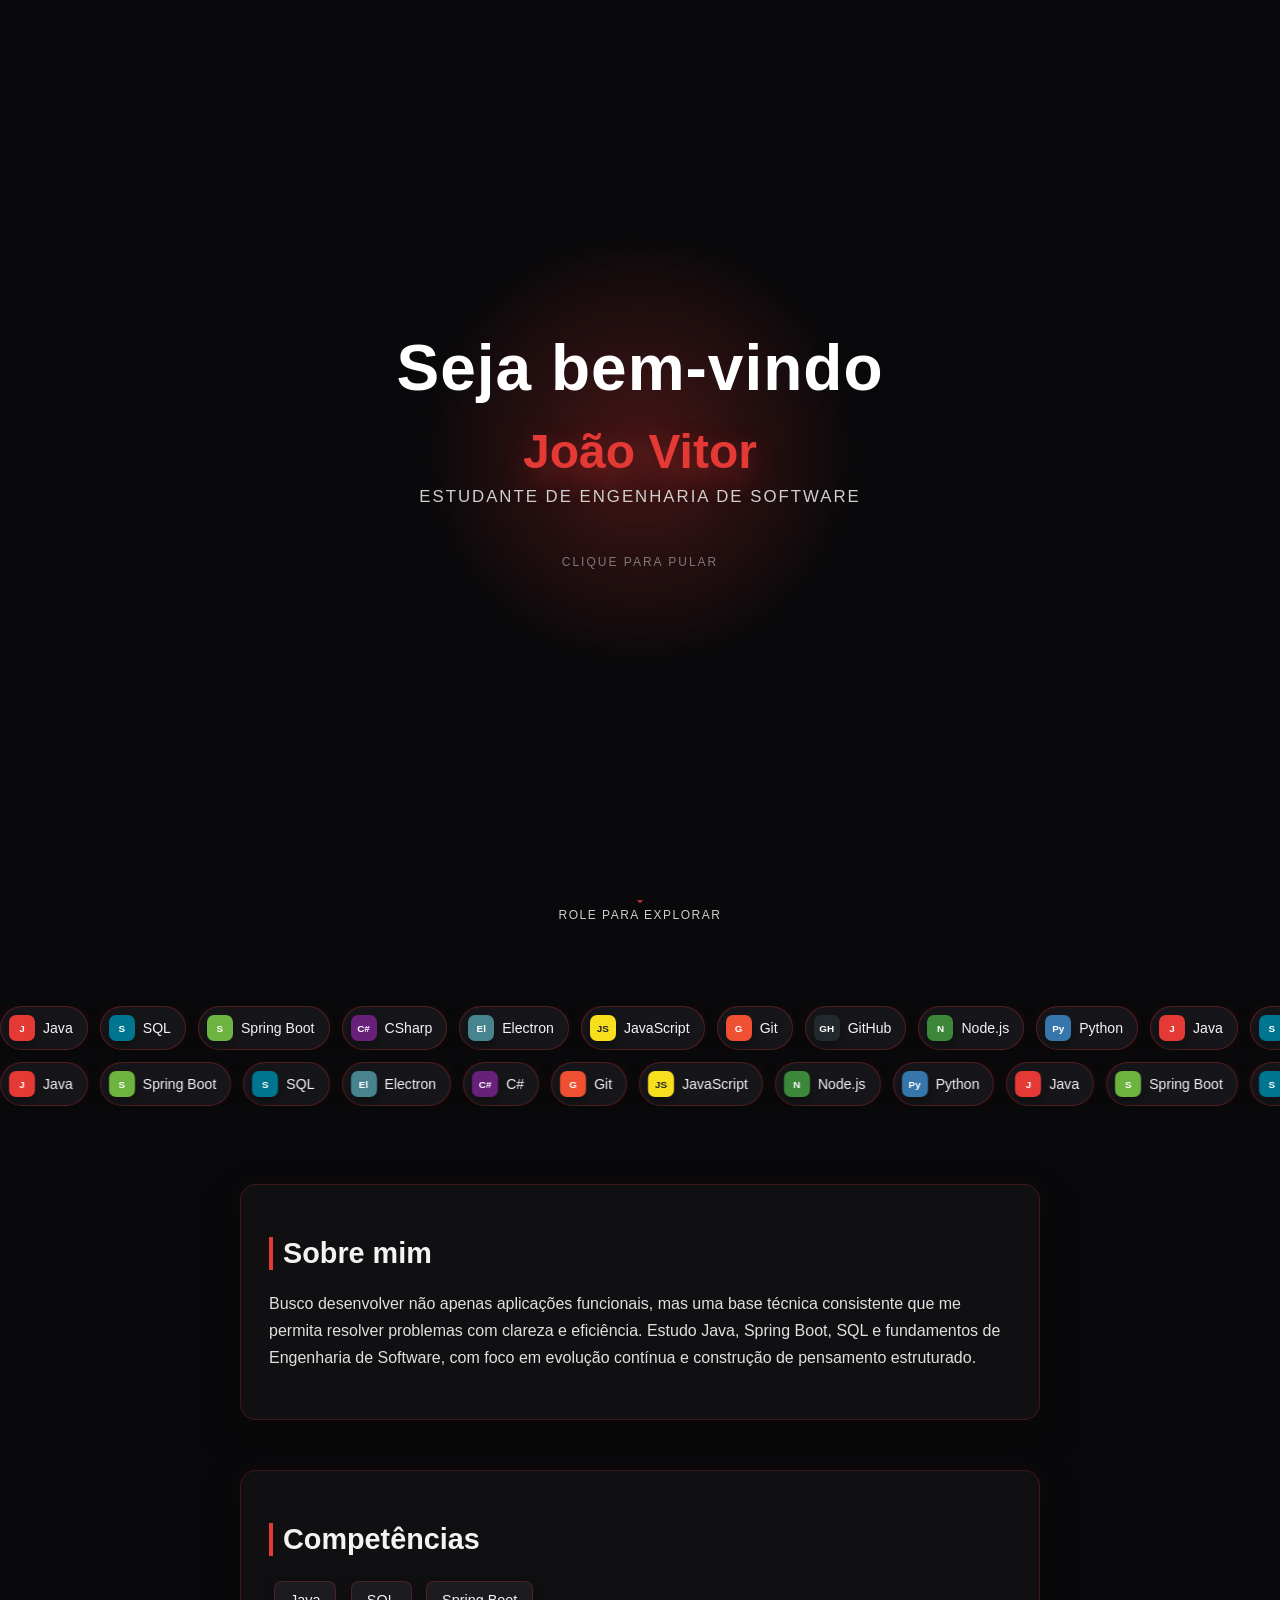
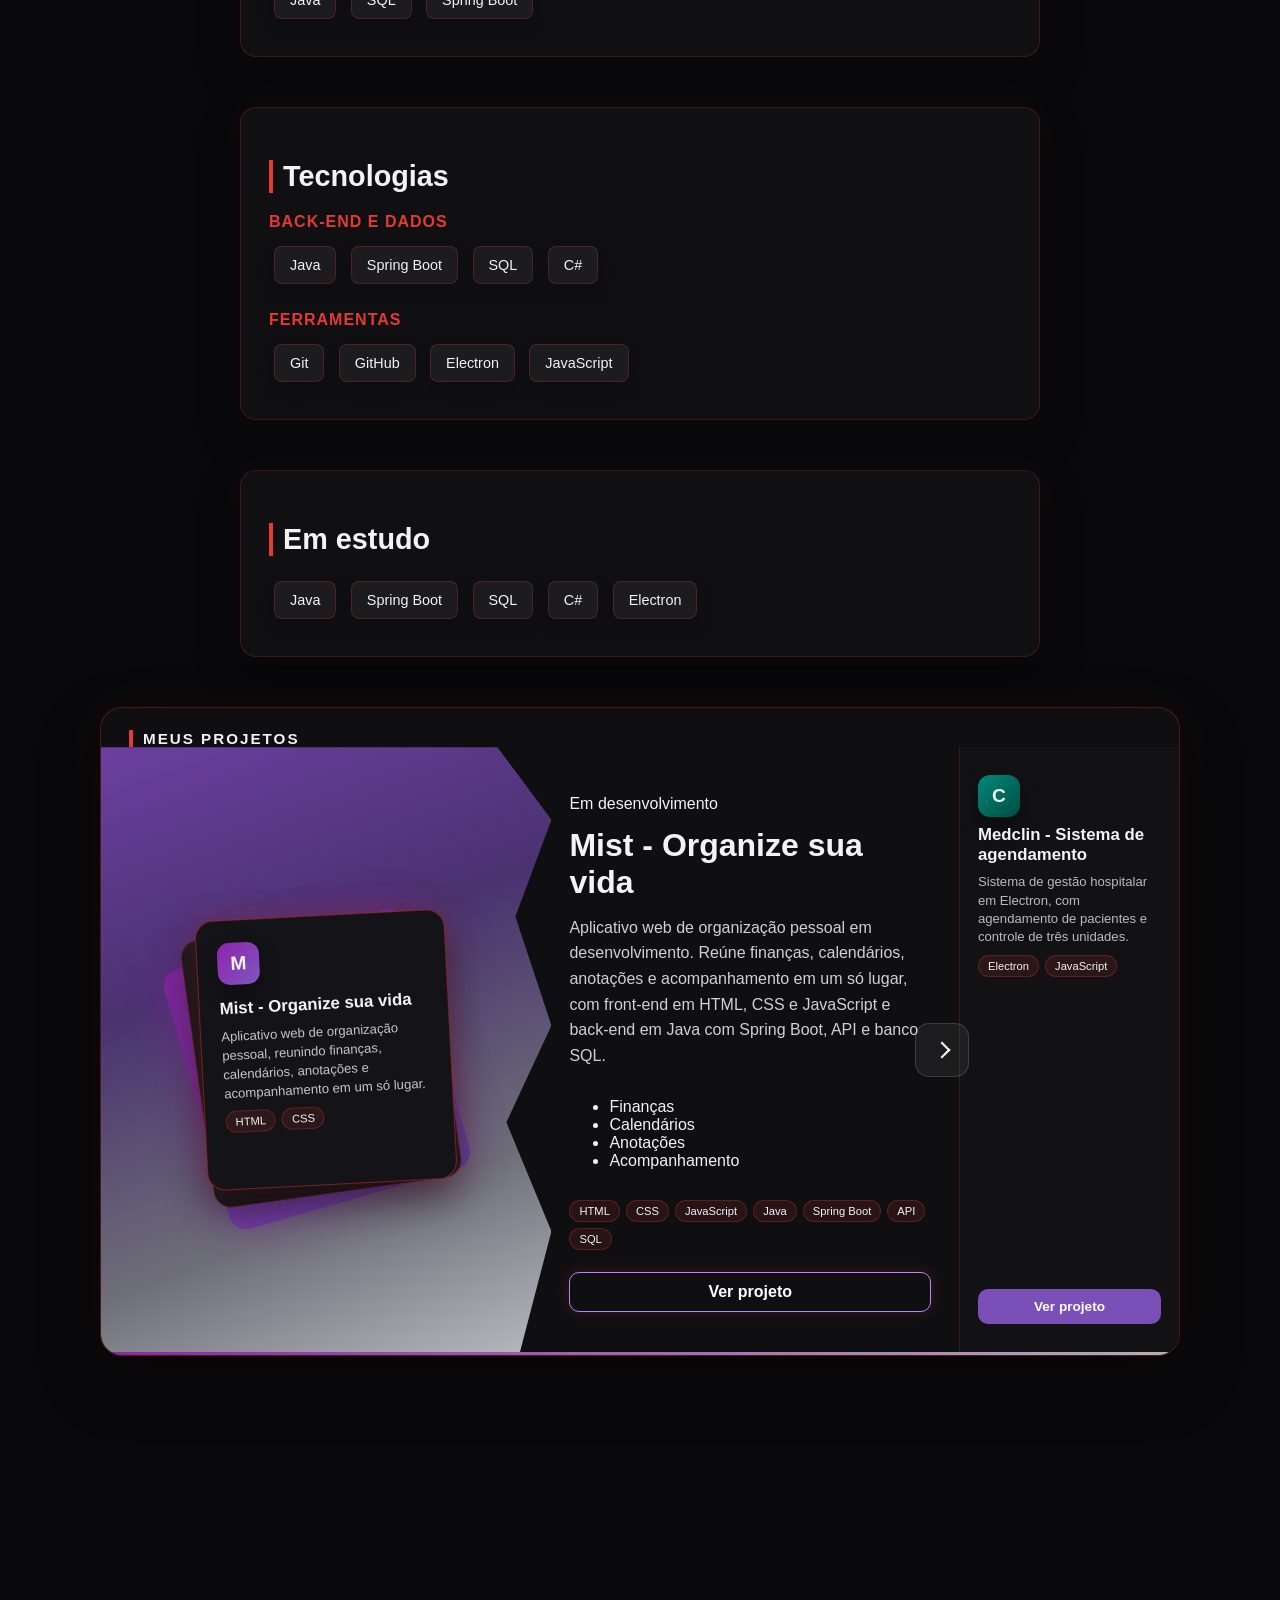
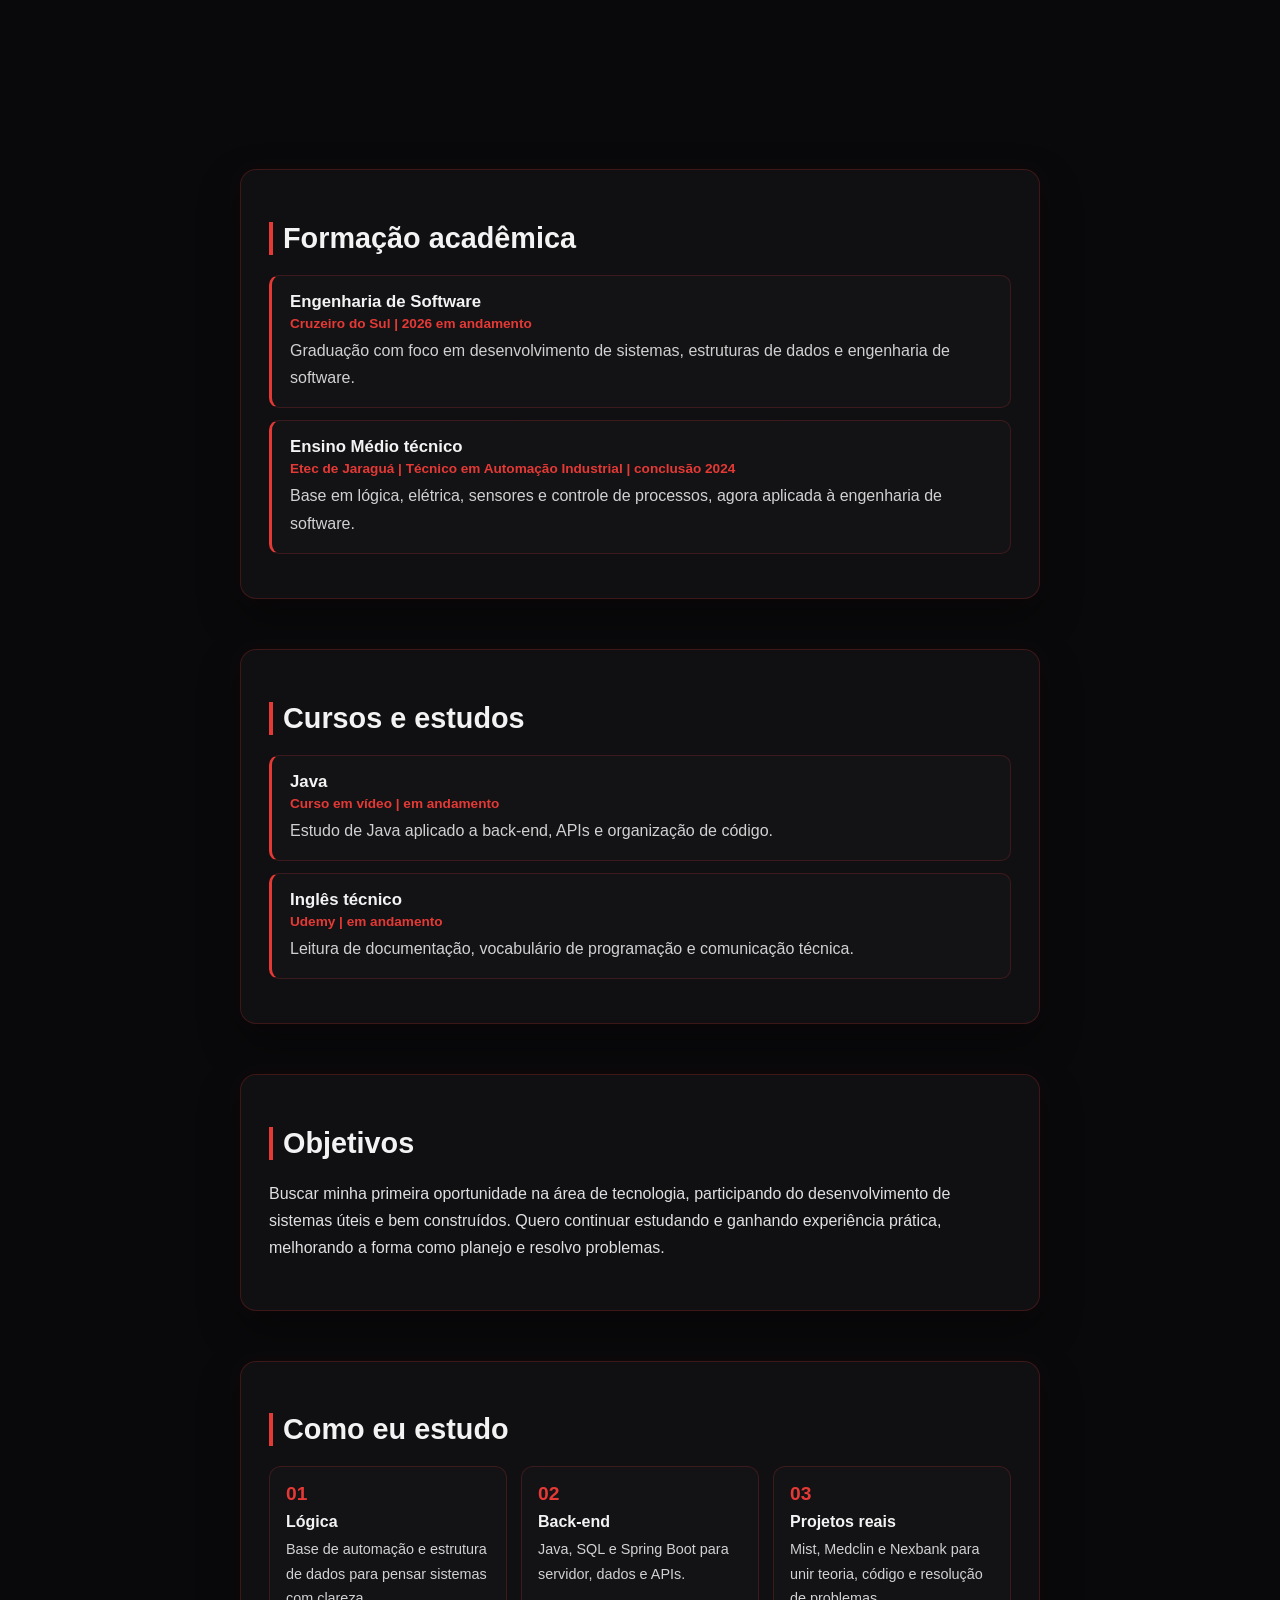
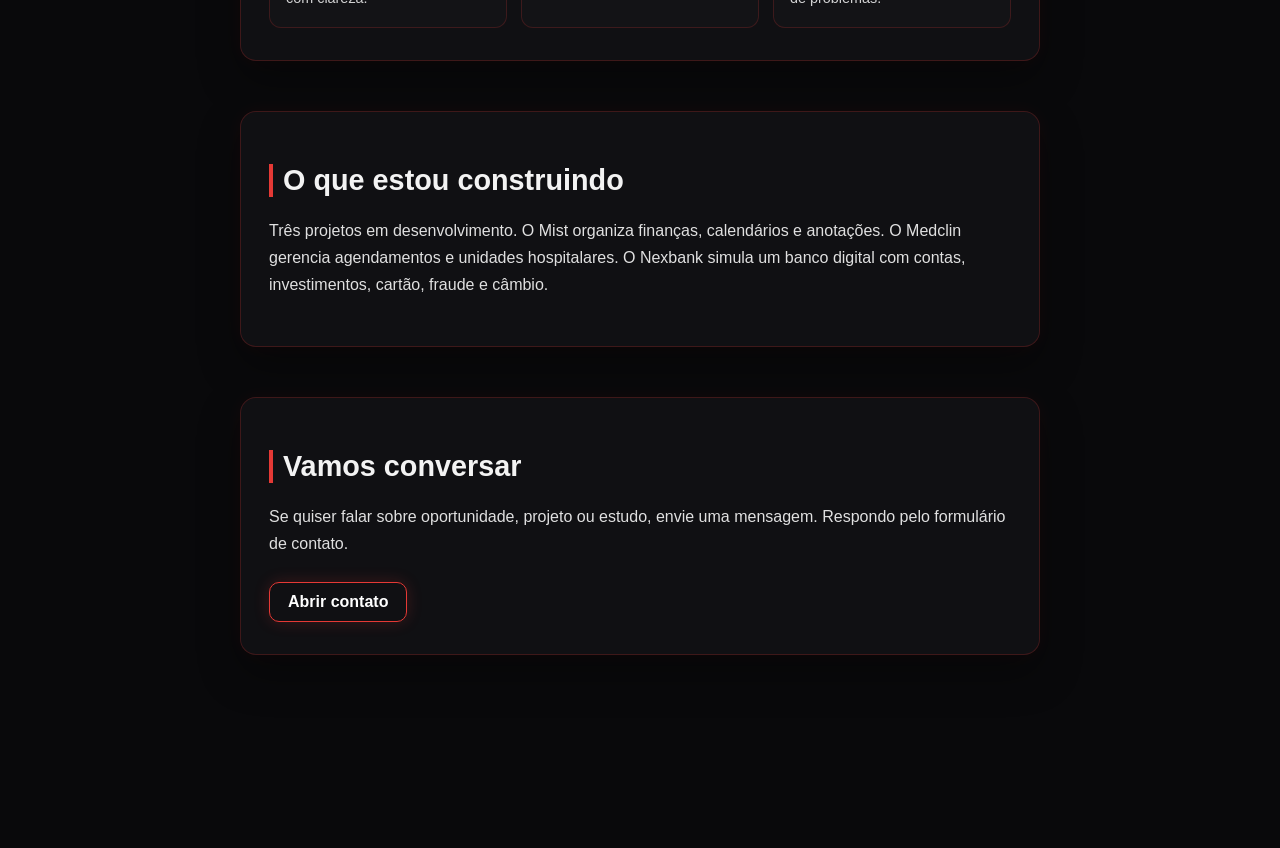
<file: index.html>
<!DOCTYPE html>
<html lang="pt-BR">
<head>
  <meta charset="UTF-8" />
  <meta name="viewport" content="width=device-width, initial-scale=1.0" />
  <title>João Vitor | Portfólio</title>
  <link rel="stylesheet" href="css/style.css">
</head>
<body>

<div id="intro">
  <div class="intro-inner">
    <p class="intro-hello"></p>
    <h1 class="intro-nome">João Vitor</h1>
    <p class="intro-cargo">Estudante de Engenharia de Software</p>
    <span class="intro-skip">Clique para pular</span>
  </div>
</div>

<div class="scroll-progress"></div>
<canvas id="code-rain"></canvas>
<div class="dark-fog"></div>
<div class="orbs">
  <span></span><span></span><span></span><span></span>
</div>

<div class="code-windows">
  <div class="code-window w1">
    <div class="code-bar"><span></span><span></span><span></span> app.js</div>
    <pre class="code-body" data-loop></pre>
  </div>
  <div class="code-window w2">
    <div class="code-bar"><span></span><span></span><span></span> Program.cs</div>
    <pre class="code-body" data-loop></pre>
  </div>
  <div class="code-window w3">
    <div class="code-bar"><span></span><span></span><span></span> Main.java</div>
    <pre class="code-body" data-loop></pre>
  </div>
  <div class="code-window w4">
    <div class="code-bar"><span></span><span></span><span></span> styles.css</div>
    <pre class="code-body" data-loop></pre>
  </div>
</div>

<div class="float-icons"></div>
<div class="fade-cinza"></div>

<section class="hero">
  <div class="hero-inner">
    <p class="hero-kicker">Olá, eu sou</p>
    <h1>João Vitor</h1>
    <p class="hero-sub">Estudante de Engenharia de Software</p>
    <p class="hero-brief">
      Construo sistemas com foco em clareza, prática e evolução contínua.
      Hoje estudo Java, SQL, Spring Boot e fundamentos de Engenharia de Software.
    </p>

    <div class="icon-row">
      <a class="icon-3d" href="https://github.com/jaum8800" target="_blank" rel="noopener" data-tilt>
        <span class="icon-3d-inner">
          <svg viewBox="0 0 24 24"><path fill="currentColor" d="M12 .5C5.37.5 0 5.87 0 12.5c0 5.3 3.44 9.8 8.2 11.38.6.11.82-.26.82-.58v-2.03c-3.34.73-4.04-1.61-4.04-1.61-.55-1.39-1.33-1.76-1.33-1.76-1.09-.74.08-.73.08-.73 1.2.08 1.84 1.24 1.84 1.24 1.07 1.83 2.8 1.3 3.48 1 .11-.78.42-1.3.76-1.6-2.66-.3-5.46-1.33-5.46-5.93 0-1.31.47-2.38 1.24-3.22-.12-.3-.54-1.52.12-3.18 0 0 1.01-.32 3.3 1.23a11.5 11.5 0 0 1 6 0c2.29-1.55 3.3-1.23 3.3-1.23.66 1.66.24 2.88.12 3.18.77.84 1.24 1.91 1.24 3.22 0 4.61-2.8 5.62-5.48 5.92.43.37.81 1.1.81 2.22v3.29c0 .32.22.7.82.58A12 12 0 0 0 24 12.5C24 5.87 18.63.5 12 .5z"/></svg>
          <span>GitHub</span>
        </span>
      </a>
      <a class="icon-3d" href="https://www.linkedin.com/in/jo%C3%A3o-vitor-sousa-963783334/" target="_blank" rel="noopener" data-tilt>
        <span class="icon-3d-inner">
          <svg viewBox="0 0 24 24"><path fill="currentColor" d="M4.98 3.5C4.98 4.88 3.88 6 2.5 6S0 4.88 0 3.5 1.12 1 2.5 1s2.48 1.12 2.48 2.5zM.24 8.5h4.52V24H.24V8.5zM8.34 8.5h4.33v2.11h.06c.6-1.14 2.08-2.34 4.28-2.34 4.58 0 5.42 3.01 5.42 6.93V24h-4.51v-7.75c0-1.85-.03-4.22-2.57-4.22-2.58 0-2.97 2.01-2.97 4.09V24H8.34V8.5z"/></svg>
          <span>LinkedIn</span>
        </span>
      </a>
      <a class="icon-3d" href="curriculo.html" data-tilt>
        <span class="icon-3d-inner">
          <svg viewBox="0 0 24 24"><path fill="currentColor" d="M14 2H6a2 2 0 0 0-2 2v16a2 2 0 0 0 2 2h12a2 2 0 0 0 2-2V8zm0 2.5L19.5 10H14zM8 13h8v1.5H8zm0 3h8v1.5H8zm0-6h5v1.5H8z"/></svg>
          <span>Currículo</span>
        </span>
      </a>
      <a class="icon-3d" href="#projetos" data-projeto="mist" data-tilt>
        <span class="icon-3d-inner">
          <svg viewBox="0 0 24 24"><path fill="currentColor" d="M10 4H4a2 2 0 0 0-2 2v3h20V8a2 2 0 0 0-2-2h-8l-2-2zm12 7H2v7a2 2 0 0 0 2 2h16a2 2 0 0 0 2-2z"/></svg>
          <span>Projetos</span>
        </span>
      </a>
      <a class="icon-3d" href="formulario.html" data-tilt>
        <span class="icon-3d-inner">
          <svg viewBox="0 0 24 24"><path fill="currentColor" d="M20 4H4a2 2 0 0 0-2 2v12a2 2 0 0 0 2 2h16a2 2 0 0 0 2-2V6a2 2 0 0 0-2-2zm0 4-8 5L4 8V6l8 5 8-5z"/></svg>
          <span>Contato</span>
        </span>
      </a>
    </div>
  </div>
  <a class="scroll-hint" href="#conteudo">
    <span class="chevron"></span>
    Role para explorar
  </a>
</section>

<div class="tech-tape">
  <div class="marquee marquee-a">
    <div class="marquee-track" data-clone>
      <span class="tech-chip"><b class="logo java">J</b> Java</span>
      <span class="tech-chip"><b class="logo sql">S</b> SQL</span>
      <span class="tech-chip"><b class="logo spring">S</b> Spring Boot</span>
      <span class="tech-chip"><b class="logo cs">C#</b> CSharp</span>
      <span class="tech-chip"><b class="logo el">El</b> Electron</span>
      <span class="tech-chip"><b class="logo js">JS</b> JavaScript</span>
      <span class="tech-chip"><b class="logo git">G</b> Git</span>
      <span class="tech-chip"><b class="logo gh">GH</b> GitHub</span>
      <span class="tech-chip"><b class="logo node">N</b> Node.js</span>
      <span class="tech-chip"><b class="logo py">Py</b> Python</span>
    </div>
  </div>
  <div class="marquee marquee-b">
    <div class="marquee-track" data-clone>
      <span class="tech-chip"><b class="logo java">J</b> Java</span>
      <span class="tech-chip"><b class="logo spring">S</b> Spring Boot</span>
      <span class="tech-chip"><b class="logo sql">S</b> SQL</span>
      <span class="tech-chip"><b class="logo el">El</b> Electron</span>
      <span class="tech-chip"><b class="logo cs">C#</b> C#</span>
      <span class="tech-chip"><b class="logo git">G</b> Git</span>
      <span class="tech-chip"><b class="logo js">JS</b> JavaScript</span>
      <span class="tech-chip"><b class="logo node">N</b> Node.js</span>
      <span class="tech-chip"><b class="logo py">Py</b> Python</span>
    </div>
  </div>
</div>

<main id="conteudo">

<section class="painel reveal" data-tilt>
  <h2>Sobre mim</h2>
  <p>
    Busco desenvolver não apenas aplicações funcionais, mas uma base técnica consistente que me permita resolver problemas com clareza e eficiência. Estudo Java, Spring Boot, SQL e fundamentos de Engenharia de Software, com foco em evolução contínua e construção de pensamento estruturado.
  </p>
</section>

<section class="painel reveal" data-tilt>
  <h2>Competências</h2>
  <div class="skills">
    <span>Java</span>
    <span>SQL</span>
    <span>Spring Boot</span>
  </div>
</section>

<section class="painel reveal" id="tecnologias" data-tilt>
  <h2>Tecnologias</h2>
  <div class="tech-grupos">
    <div class="tech-grupo">
      <h3>Back-end e dados</h3>
      <div class="skills">
        <span>Java</span>
        <span>Spring Boot</span>
        <span>SQL</span>
        <span>C#</span>
      </div>
    </div>
    <div class="tech-grupo">
      <h3>Ferramentas</h3>
      <div class="skills">
        <span>Git</span>
        <span>GitHub</span>
        <span>Electron</span>
        <span>JavaScript</span>
      </div>
    </div>
  </div>
</section>

<section class="painel reveal" data-tilt>
  <h2>Em estudo</h2>
  <div class="skills">
    <span>Java</span>
    <span>Spring Boot</span>
    <span>SQL</span>
    <span>C#</span>
    <span>Electron</span>
  </div>
</section>

<section class="projetos-wrap reveal" id="projetos">
  <div class="projetos-showcase tema-mist">
    <h2>Meus projetos</h2>
    <div class="projetos-stage">
      <div class="projetos-visual">
        <div class="stack">
          <div class="stack-card back"></div>
          <div class="stack-card mid"></div>
          <div class="stack-card front" id="stack-front">
            <div class="stack-cover c-mist" id="stack-cover">M</div>
            <h3 id="stack-title">Mist - Organize sua vida</h3>
            <p id="stack-desc">Finanças, calendários, anotações e acompanhamento em um só lugar.</p>
            <div class="stack-tags" id="stack-tags"><span>HTML</span><span>Java</span></div>
          </div>
        </div>
      </div>
      <div class="projetos-info">
        <span class="proj-status" id="proj-status">Em desenvolvimento</span>
        <h3 id="proj-title">Mist - Organize sua vida</h3>
        <p id="proj-desc">Aplicativo web de organização pessoal, reunindo finanças, calendários, anotações e acompanhamento em um só lugar.</p>
        <ul class="proj-modulos" id="proj-modulos"><li>Finanças</li><li>Calendários</li><li>Anotações</li><li>Acompanhamento</li></ul>
        <div class="proj-tags" id="proj-tags"><span>HTML</span><span>CSS</span><span>JavaScript</span><span>Java</span><span>Spring Boot</span><span>API</span><span>SQL</span></div>
        <a id="proj-link" class="proj-btn" href="andamento.html" target="_blank" rel="noopener">Ver projeto</a>
      </div>
      <button type="button" class="projetos-next" id="proj-next" aria-label="Próximo projeto">
        <span></span>
      </button>
      <aside class="projetos-peek" id="proj-peek">
        <div class="peek-cover c-med" id="peek-cover">C</div>
        <strong id="peek-title">Medclin</strong>
        <p id="peek-desc">Sistema de gestão hospitalar em Electron, com agendamento de pacientes e controle de três unidades.</p>
        <div class="peek-tags" id="peek-tags"><span>Electron</span><span>JavaScript</span></div>
        <span class="peek-btn">Ver projeto</span>
      </aside>
    </div>
    <div class="proj-timer"><i id="proj-bar"></i></div>
  </div>
</section>

<section class="painel painel-idiomas reveal" data-tilt>
  <h2>Idiomas</h2>
  <div class="languages">
    <div class="language">
      <div class="circulo pt" data-percent="100"><span>100%</span></div>
      <span class="label">Português</span>
      <span class="status">Fluente</span>
    </div>
    <div class="language">
      <div class="circulo en" data-percent="50"><span>50%</span></div>
      <span class="label">Inglês</span>
      <span class="status">Intermediário técnico</span>
    </div>
  </div>
</section>

<section class="painel reveal" data-tilt>
  <h2>Formação acadêmica</h2>
  <ul class="linha-tempo">
    <li>
      <strong>Engenharia de Software</strong>
      <span>Cruzeiro do Sul | 2026 em andamento</span>
      <p>Graduação com foco em desenvolvimento de sistemas, estruturas de dados e engenharia de software.</p>
    </li>
    <li>
      <strong>Ensino Médio técnico</strong>
      <span>Etec de Jaraguá | Técnico em Automação Industrial | conclusão 2024</span>
      <p>Base em lógica, elétrica, sensores e controle de processos, agora aplicada à engenharia de software.</p>
    </li>
  </ul>
</section>

<section class="painel reveal" data-tilt>
  <h2>Cursos e estudos</h2>
  <ul class="linha-tempo">
    <li>
      <strong>Java</strong>
      <span>Curso em vídeo | em andamento</span>
      <p>Estudo de Java aplicado a back-end, APIs e organização de código.</p>
    </li>
    <li>
      <strong>Inglês técnico</strong>
      <span>Udemy | em andamento</span>
      <p>Leitura de documentação, vocabulário de programação e comunicação técnica.</p>
    </li>
  </ul>
</section>

<section class="painel reveal" id="objetivos" data-tilt>
  <h2>Objetivos</h2>
  <p>
    Buscar minha primeira oportunidade na área de tecnologia, participando do desenvolvimento de sistemas úteis e bem construídos. Quero continuar estudando e ganhando experiência prática, melhorando a forma como planejo e resolvo problemas.
  </p>
</section>

<section class="painel reveal" data-tilt>
  <h2>Como eu estudo</h2>
  <div class="passos">
    <article>
      <b>01</b>
      <h3>Lógica</h3>
      <p>Base de automação e estrutura de dados para pensar sistemas com clareza.</p>
    </article>
    <article>
      <b>02</b>
      <h3>Back-end</h3>
      <p>Java, SQL e Spring Boot para servidor, dados e APIs.</p>
    </article>
    <article>
      <b>03</b>
      <h3>Projetos reais</h3>
      <p>Mist, Medclin e Nexbank para unir teoria, código e resolução de problemas.</p>
    </article>
  </div>
</section>

<section class="painel reveal" data-tilt>
  <h2>O que estou construindo</h2>
  <p>
    Três projetos em desenvolvimento. O Mist organiza finanças, calendários e anotações. O Medclin gerencia agendamentos e unidades hospitalares. O Nexbank simula um banco digital com contas, investimentos, cartão, fraude e câmbio.
  </p>
</section>

<section class="painel reveal cta" data-tilt>
  <h2>Vamos conversar</h2>
  <p>
    Se quiser falar sobre oportunidade, projeto ou estudo, envie uma mensagem. Respondo pelo formulário de contato.
  </p>
  <a class="proj-btn" href="formulario.html">Abrir contato</a>
</section>

</main>

<footer class="reveal">
  2026. Feito por João Vitor
</footer>

<script src="js/animacoes.js"></script>
</body>
</html>
</file>
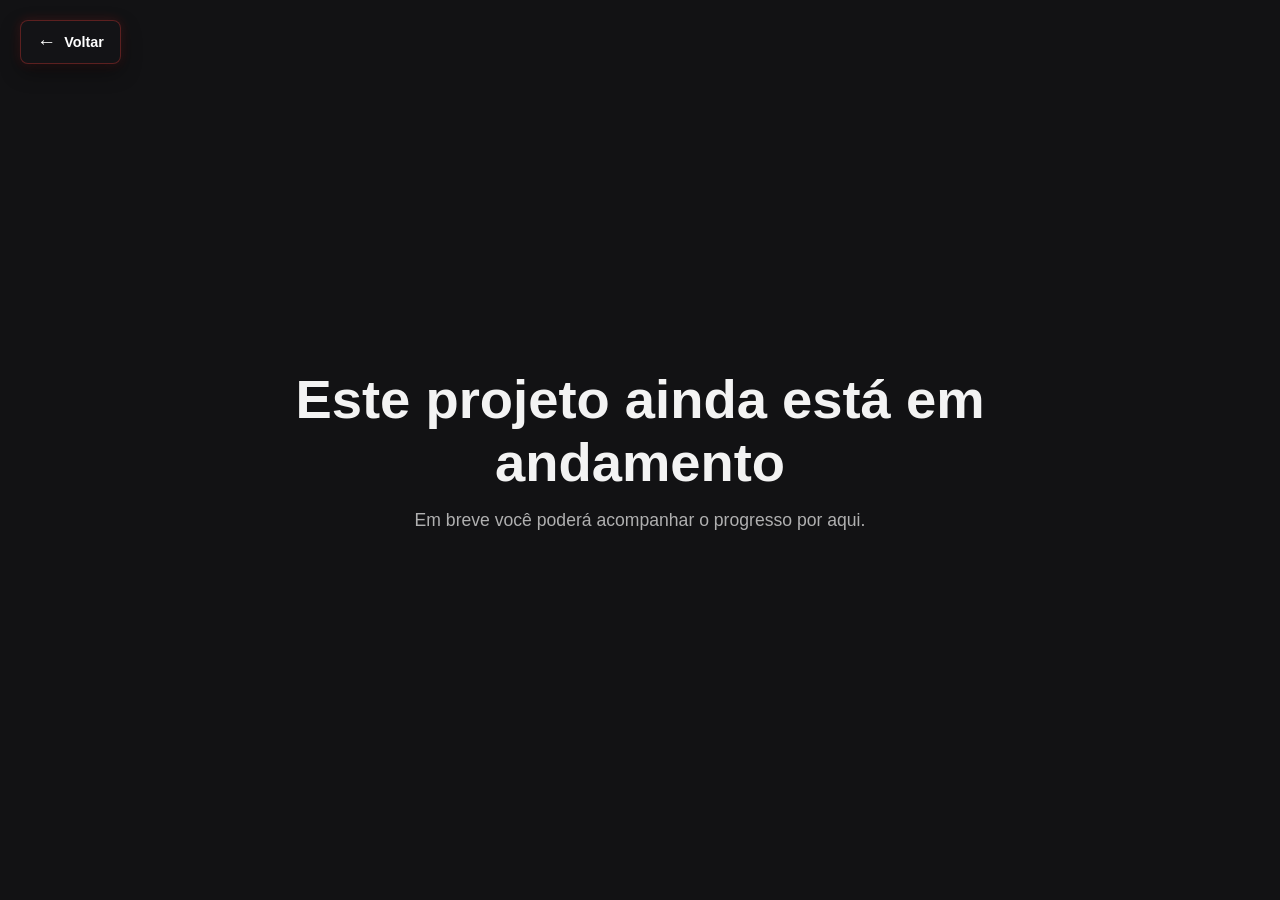
<file: andamento.html>
<!DOCTYPE html>
<html lang="pt-BR">
<head>
  <meta charset="UTF-8" />
  <meta name="viewport" content="width=device-width, initial-scale=1.0" />
  <title>Projeto em andamento | João Vitor</title>
  <link rel="stylesheet" href="css/style.css">
</head>
<body class="pagina-andamento">

<a href="index.html" class="btn-voltar">
  <span class="seta">&larr;</span> Voltar
</a>

<div class="andamento-box">
  <h1>Este projeto ainda está em andamento</h1>
  <p>Em breve você poderá acompanhar o progresso por aqui.</p>
</div>

</body>
</html>
</file>
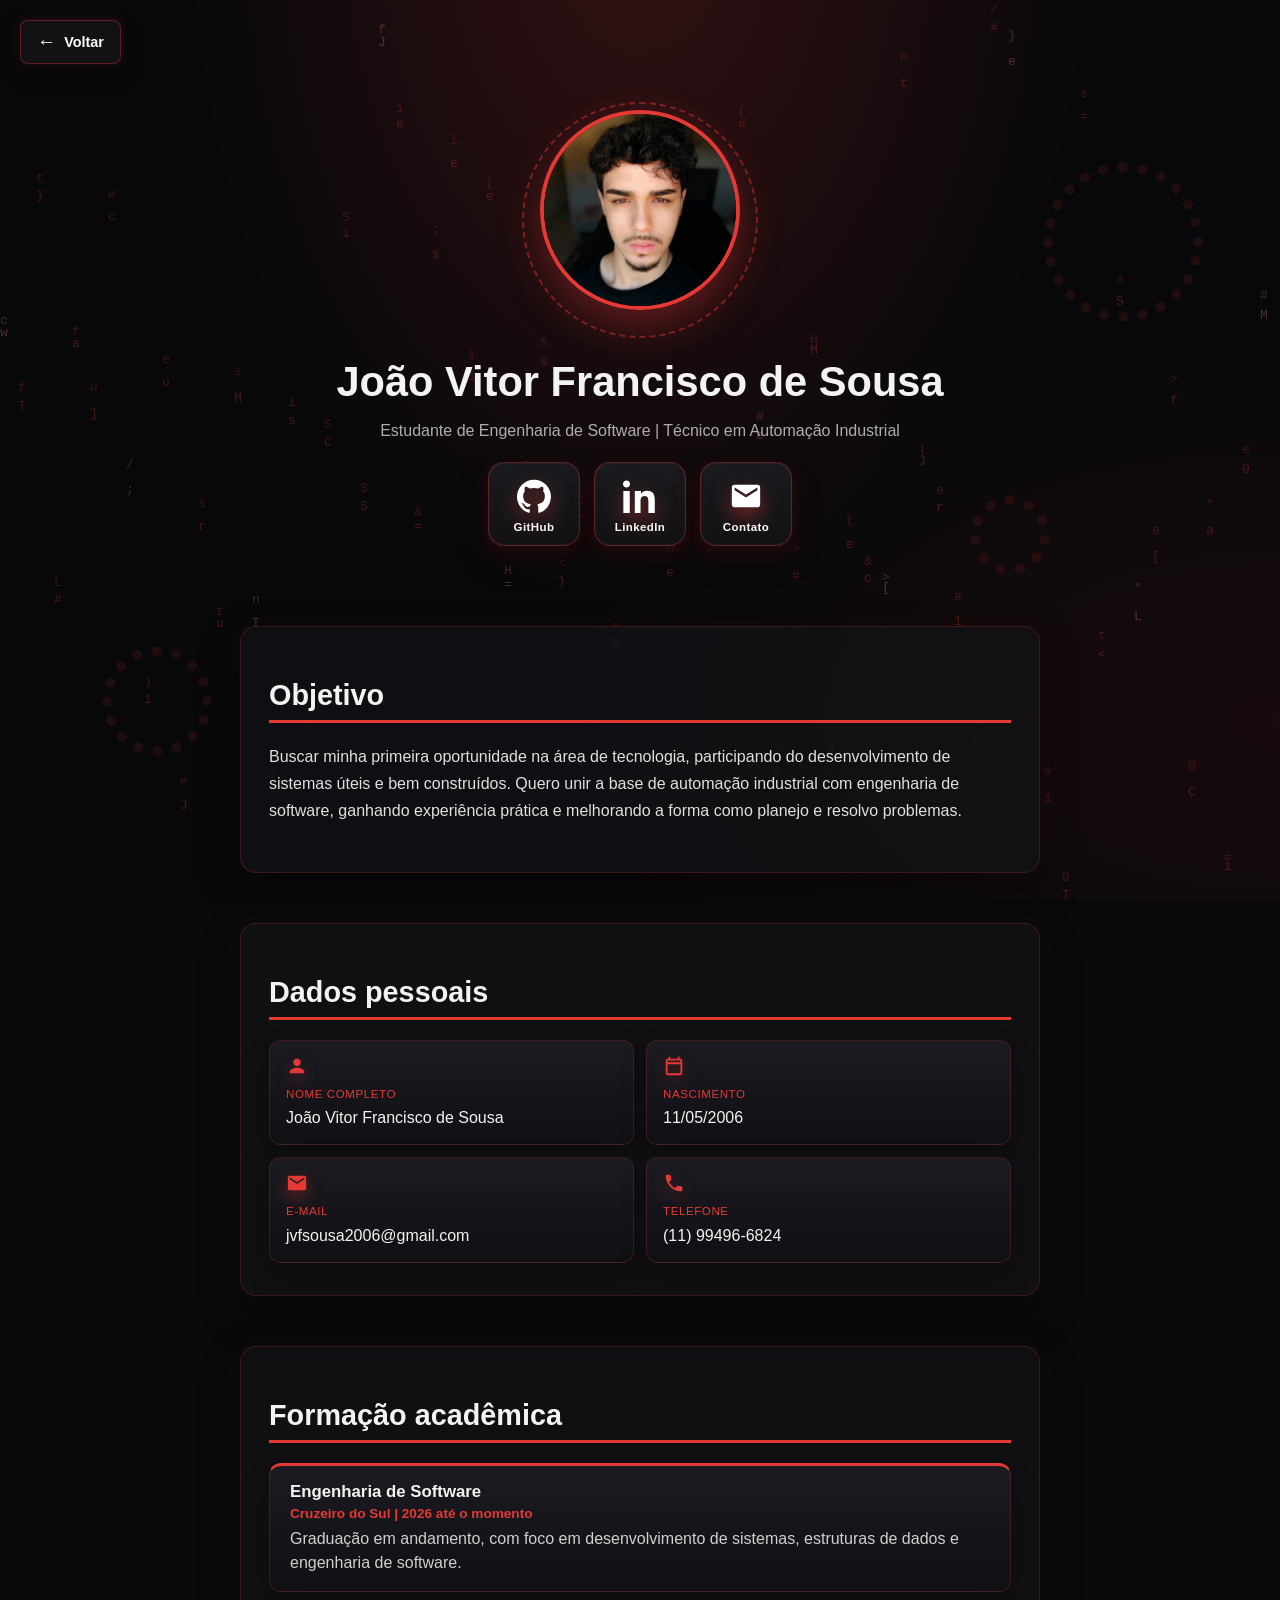
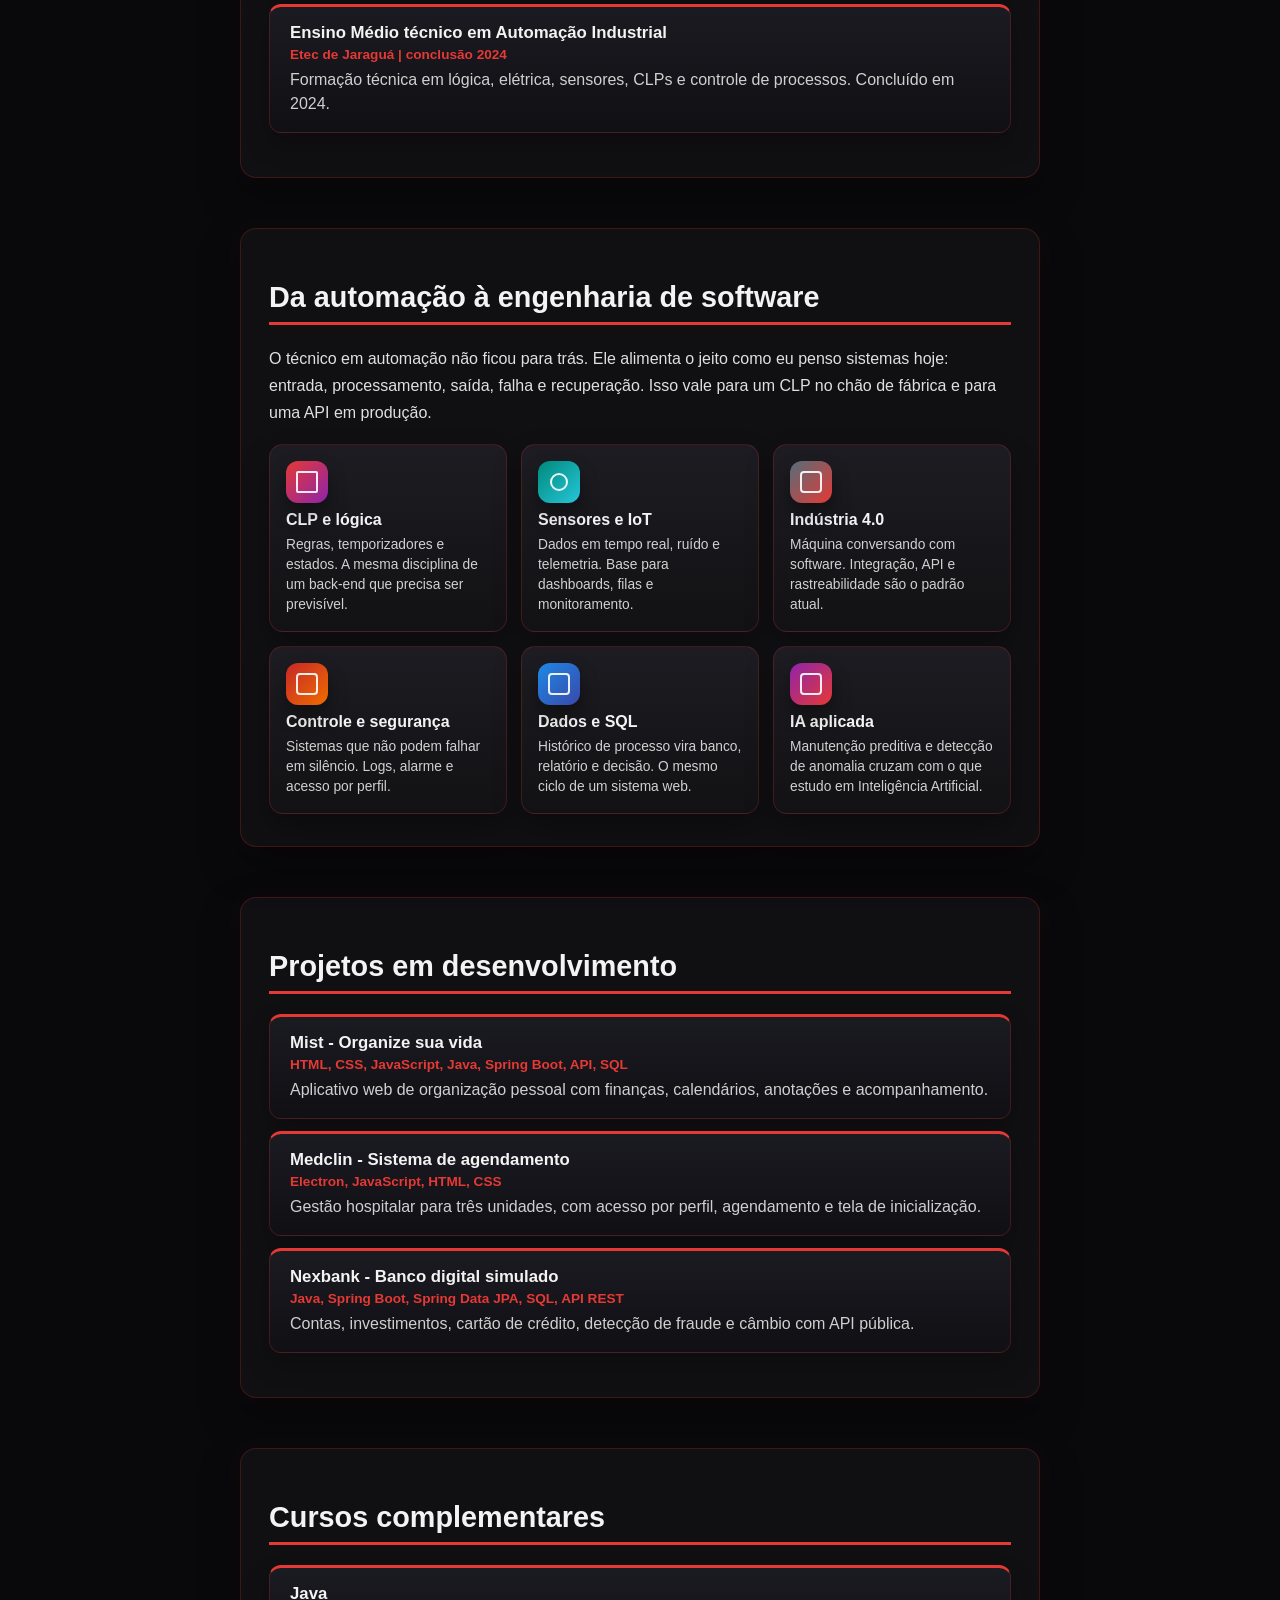
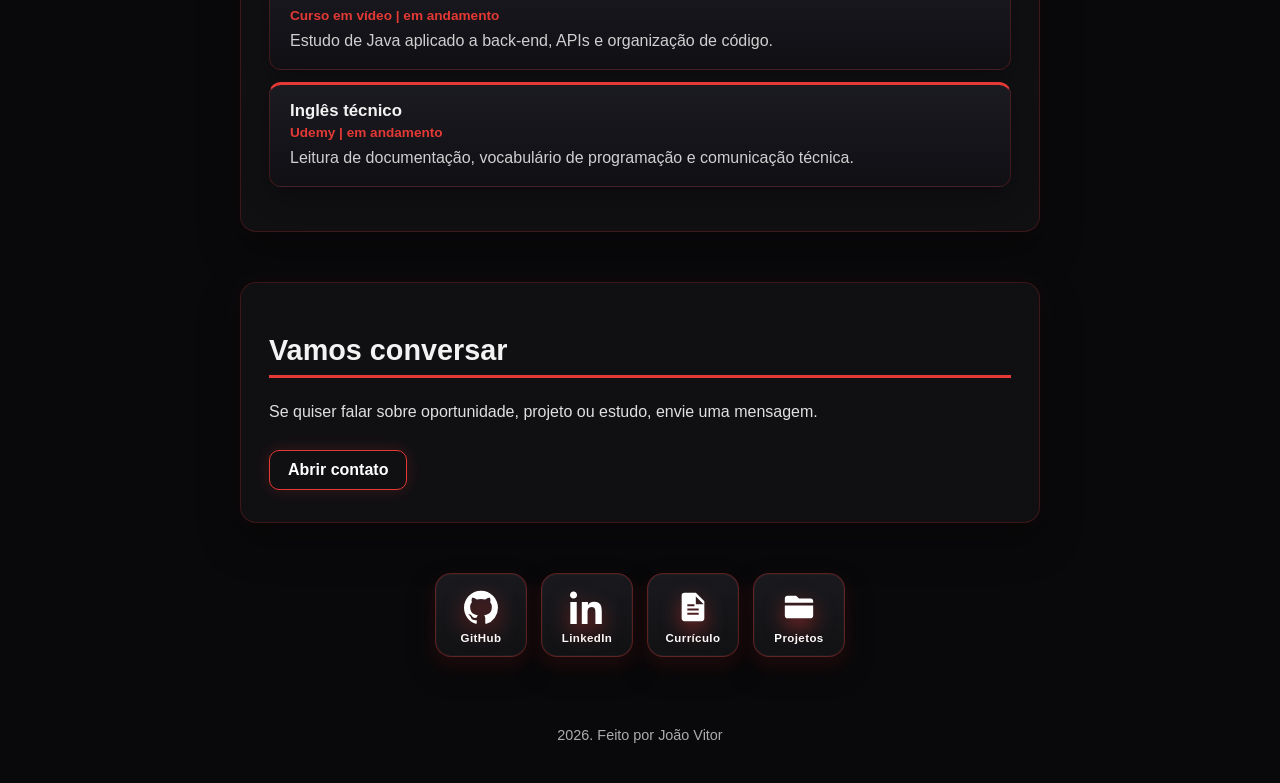
<file: curriculo.html>
<!DOCTYPE html>
<html lang="pt-BR">
<head>
  <meta charset="UTF-8" />
  <meta name="viewport" content="width=device-width, initial-scale=1.0" />
  <title>Currículo | João Vitor</title>
  <link rel="stylesheet" href="css/style.css">
  <link rel="stylesheet" href="css/curriculo.css">
</head>
<body class="interna">

<div class="scroll-progress"></div>
<canvas id="code-rain"></canvas>
<div class="float-icons"></div>
<div class="engrenagens">
  <span class="gear g1"></span>
  <span class="gear g2"></span>
  <span class="gear g3"></span>
</div>

<a href="index.html" class="btn-voltar" aria-label="Voltar para a tela inicial">
  <span class="seta">&larr;</span> Voltar
</a>

<header class="cv-hero">
  <div class="cv-foto-wrap" data-tilt>
    <div class="cv-anel"></div>
    <div class="curriculo-foto">
      <img src="imagens/foto.png" alt="João Vitor Francisco de Sousa">
    </div>
  </div>
  <h1>João Vitor Francisco de Sousa</h1>
  <p>Estudante de Engenharia de Software | Técnico em Automação Industrial</p>
  <div class="cv-social">
    <a class="icon-3d" href="https://github.com/jaum8800" target="_blank" rel="noopener" data-tilt>
      <span class="icon-3d-inner">
        <svg viewBox="0 0 24 24"><path fill="currentColor" d="M12 .5C5.37.5 0 5.87 0 12.5c0 5.3 3.44 9.8 8.2 11.38.6.11.82-.26.82-.58v-2.03c-3.34.73-4.04-1.61-4.04-1.61-.55-1.39-1.33-1.76-1.33-1.76-1.09-.74.08-.73.08-.73 1.2.08 1.84 1.24 1.84 1.24 1.07 1.83 2.8 1.3 3.48 1 .11-.78.42-1.3.76-1.6-2.66-.3-5.46-1.33-5.46-5.93 0-1.31.47-2.38 1.24-3.22-.12-.3-.54-1.52.12-3.18 0 0 1.01-.32 3.3 1.23a11.5 11.5 0 0 1 6 0c2.29-1.55 3.3-1.23 3.3-1.23.66 1.66.24 2.88.12 3.18.77.84 1.24 1.91 1.24 3.22 0 4.61-2.8 5.62-5.48 5.92.43.37.81 1.1.81 2.22v3.29c0 .32.22.7.82.58A12 12 0 0 0 24 12.5C24 5.87 18.63.5 12 .5z"/></svg>
        <span>GitHub</span>
      </span>
    </a>
    <a class="icon-3d" href="https://www.linkedin.com/in/jo%C3%A3o-vitor-sousa-963783334/" target="_blank" rel="noopener" data-tilt>
      <span class="icon-3d-inner">
        <svg viewBox="0 0 24 24"><path fill="currentColor" d="M4.98 3.5C4.98 4.88 3.88 6 2.5 6S0 4.88 0 3.5 1.12 1 2.5 1s2.48 1.12 2.48 2.5zM.24 8.5h4.52V24H.24V8.5zM8.34 8.5h4.33v2.11h.06c.6-1.14 2.08-2.34 4.28-2.34 4.58 0 5.42 3.01 5.42 6.93V24h-4.51v-7.75c0-1.85-.03-4.22-2.57-4.22-2.58 0-2.97 2.01-2.97 4.09V24H8.34V8.5z"/></svg>
        <span>LinkedIn</span>
      </span>
    </a>
    <a class="icon-3d" href="formulario.html" data-tilt>
      <span class="icon-3d-inner">
        <svg viewBox="0 0 24 24"><path fill="currentColor" d="M20 4H4a2 2 0 0 0-2 2v12a2 2 0 0 0 2 2h16a2 2 0 0 0 2-2V6a2 2 0 0 0-2-2zm0 4-8 5L4 8V6l8 5 8-5z"/></svg>
        <span>Contato</span>
      </span>
    </a>
  </div>
</header>

<section class="painel reveal" data-tilt>
  <h2>Objetivo</h2>
  <p>
    Buscar minha primeira oportunidade na área de tecnologia, participando do desenvolvimento de sistemas úteis e bem construídos. Quero unir a base de automação industrial com engenharia de software, ganhando experiência prática e melhorando a forma como planejo e resolvo problemas.
  </p>
</section>

<section class="painel reveal" data-tilt>
  <h2>Dados pessoais</h2>
  <ul class="curriculo-dados">
    <li data-tilt>
      <span class="dado-icone">
        <svg viewBox="0 0 24 24"><path fill="currentColor" d="M12 12a4 4 0 1 0-4-4 4 4 0 0 0 4 4zm0 2c-4 0-8 2-8 5v1h16v-1c0-3-4-5-8-5z"/></svg>
      </span>
      <span>Nome completo</span>João Vitor Francisco de Sousa
    </li>
    <li data-tilt>
      <span class="dado-icone">
        <svg viewBox="0 0 24 24"><path fill="currentColor" d="M19 4h-1V2h-2v2H8V2H6v2H5a2 2 0 0 0-2 2v14a2 2 0 0 0 2 2h14a2 2 0 0 0 2-2V6a2 2 0 0 0-2-2zm0 16H5V10h14zm0-12H5V6h14z"/></svg>
      </span>
      <span>Nascimento</span>11/05/2006
    </li>
    <li data-tilt>
      <span class="dado-icone">
        <svg viewBox="0 0 24 24"><path fill="currentColor" d="M20 4H4a2 2 0 0 0-2 2v12a2 2 0 0 0 2 2h16a2 2 0 0 0 2-2V6a2 2 0 0 0-2-2zm0 4-8 5L4 8V6l8 5 8-5z"/></svg>
      </span>
      <span>E-mail</span>jvfsousa2006@gmail.com
    </li>
    <li data-tilt>
      <span class="dado-icone">
        <svg viewBox="0 0 24 24"><path fill="currentColor" d="M6.6 10.8a15.1 15.1 0 0 0 6.6 6.6l2.2-2.2a1 1 0 0 1 1-.25 11.4 11.4 0 0 0 3.6.57 1 1 0 0 1 1 1V20a1 1 0 0 1-1 1A17 17 0 0 1 3 4a1 1 0 0 1 1-1h3.5a1 1 0 0 1 1 1 11.4 11.4 0 0 0 .57 3.6 1 1 0 0 1-.25 1z"/></svg>
      </span>
      <span>Telefone</span>(11) 99496-6824
    </li>
  </ul>
</section>

<section class="painel reveal" data-tilt>
  <h2>Formação acadêmica</h2>
  <ul class="curriculo-lista">
    <li data-tilt>
      <strong>Engenharia de Software</strong>
      <span class="curriculo-periodo">Cruzeiro do Sul | 2026 até o momento</span>
      <p>Graduação em andamento, com foco em desenvolvimento de sistemas, estruturas de dados e engenharia de software.</p>
    </li>
    <li data-tilt>
      <strong>Ensino Médio técnico em Automação Industrial</strong>
      <span class="curriculo-periodo">Etec de Jaraguá | conclusão 2024</span>
      <p>Formação técnica em lógica, elétrica, sensores, CLPs e controle de processos. Concluído em 2024.</p>
    </li>
  </ul>
</section>

<section class="painel reveal" data-tilt>
  <h2>Da automação à engenharia de software</h2>
  <p>
    O técnico em automação não ficou para trás. Ele alimenta o jeito como eu penso sistemas hoje: entrada, processamento, saída, falha e recuperação. Isso vale para um CLP no chão de fábrica e para uma API em produção.
  </p>
  <div class="auto-grid">
    <article class="auto-card" data-tilt>
      <div class="auto-ico i-clp"></div>
      <h3>CLP e lógica</h3>
      <p>Regras, temporizadores e estados. A mesma disciplina de um back-end que precisa ser previsível.</p>
    </article>
    <article class="auto-card" data-tilt>
      <div class="auto-ico i-sensor"></div>
      <h3>Sensores e IoT</h3>
      <p>Dados em tempo real, ruído e telemetria. Base para dashboards, filas e monitoramento.</p>
    </article>
    <article class="auto-card" data-tilt>
      <div class="auto-ico i-ind"></div>
      <h3>Indústria 4.0</h3>
      <p>Máquina conversando com software. Integração, API e rastreabilidade são o padrão atual.</p>
    </article>
    <article class="auto-card" data-tilt>
      <div class="auto-ico i-ctrl"></div>
      <h3>Controle e segurança</h3>
      <p>Sistemas que não podem falhar em silêncio. Logs, alarme e acesso por perfil.</p>
    </article>
    <article class="auto-card" data-tilt>
      <div class="auto-ico i-data"></div>
      <h3>Dados e SQL</h3>
      <p>Histórico de processo vira banco, relatório e decisão. O mesmo ciclo de um sistema web.</p>
    </article>
    <article class="auto-card" data-tilt>
      <div class="auto-ico i-ia"></div>
      <h3>IA aplicada</h3>
      <p>Manutenção preditiva e detecção de anomalia cruzam com o que estudo em Inteligência Artificial.</p>
    </article>
  </div>
</section>

<section class="painel reveal" data-tilt>
  <h2>Projetos em desenvolvimento</h2>
  <ul class="curriculo-lista">
    <li data-tilt>
      <strong>Mist - Organize sua vida</strong>
      <span class="curriculo-periodo">HTML, CSS, JavaScript, Java, Spring Boot, API, SQL</span>
      <p>Aplicativo web de organização pessoal com finanças, calendários, anotações e acompanhamento.</p>
    </li>
    <li data-tilt>
      <strong>Medclin - Sistema de agendamento</strong>
      <span class="curriculo-periodo">Electron, JavaScript, HTML, CSS</span>
      <p>Gestão hospitalar para três unidades, com acesso por perfil, agendamento e tela de inicialização.</p>
    </li>
    <li data-tilt>
      <strong>Nexbank - Banco digital simulado</strong>
      <span class="curriculo-periodo">Java, Spring Boot, Spring Data JPA, SQL, API REST</span>
      <p>Contas, investimentos, cartão de crédito, detecção de fraude e câmbio com API pública.</p>
    </li>
  </ul>
</section>

<section class="painel reveal" data-tilt>
  <h2>Cursos complementares</h2>
  <ul class="curriculo-lista">
    <li data-tilt>
      <strong>Java</strong>
      <span class="curriculo-periodo">Curso em vídeo | em andamento</span>
      <p>Estudo de Java aplicado a back-end, APIs e organização de código.</p>
    </li>
    <li data-tilt>
      <strong>Inglês técnico</strong>
      <span class="curriculo-periodo">Udemy | em andamento</span>
      <p>Leitura de documentação, vocabulário de programação e comunicação técnica.</p>
    </li>
  </ul>
</section>

<section class="painel reveal cta" data-tilt>
  <h2>Vamos conversar</h2>
  <p>Se quiser falar sobre oportunidade, projeto ou estudo, envie uma mensagem.</p>
  <a class="proj-btn" href="formulario.html">Abrir contato</a>
</section>

<div class="cv-social cv-social-fim reveal">
  <a class="icon-3d" href="https://github.com/jaum8800" target="_blank" rel="noopener" data-tilt>
    <span class="icon-3d-inner">
      <svg viewBox="0 0 24 24"><path fill="currentColor" d="M12 .5C5.37.5 0 5.87 0 12.5c0 5.3 3.44 9.8 8.2 11.38.6.11.82-.26.82-.58v-2.03c-3.34.73-4.04-1.61-4.04-1.61-.55-1.39-1.33-1.76-1.33-1.76-1.09-.74.08-.73.08-.73 1.2.08 1.84 1.24 1.84 1.24 1.07 1.83 2.8 1.3 3.48 1 .11-.78.42-1.3.76-1.6-2.66-.3-5.46-1.33-5.46-5.93 0-1.31.47-2.38 1.24-3.22-.12-.3-.54-1.52.12-3.18 0 0 1.01-.32 3.3 1.23a11.5 11.5 0 0 1 6 0c2.29-1.55 3.3-1.23 3.3-1.23.66 1.66.24 2.88.12 3.18.77.84 1.24 1.91 1.24 3.22 0 4.61-2.8 5.62-5.48 5.92.43.37.81 1.1.81 2.22v3.29c0 .32.22.7.82.58A12 12 0 0 0 24 12.5C24 5.87 18.63.5 12 .5z"/></svg>
      <span>GitHub</span>
    </span>
  </a>
  <a class="icon-3d" href="https://www.linkedin.com/in/jo%C3%A3o-vitor-sousa-963783334/" target="_blank" rel="noopener" data-tilt>
    <span class="icon-3d-inner">
      <svg viewBox="0 0 24 24"><path fill="currentColor" d="M4.98 3.5C4.98 4.88 3.88 6 2.5 6S0 4.88 0 3.5 1.12 1 2.5 1s2.48 1.12 2.48 2.5zM.24 8.5h4.52V24H.24V8.5zM8.34 8.5h4.33v2.11h.06c.6-1.14 2.08-2.34 4.28-2.34 4.58 0 5.42 3.01 5.42 6.93V24h-4.51v-7.75c0-1.85-.03-4.22-2.57-4.22-2.58 0-2.97 2.01-2.97 4.09V24H8.34V8.5z"/></svg>
      <span>LinkedIn</span>
    </span>
  </a>
  <a class="icon-3d" href="curriculo.html" data-tilt>
    <span class="icon-3d-inner">
      <svg viewBox="0 0 24 24"><path fill="currentColor" d="M14 2H6a2 2 0 0 0-2 2v16a2 2 0 0 0 2 2h12a2 2 0 0 0 2-2V8zm0 2.5L19.5 10H14zM8 13h8v1.5H8zm0 3h8v1.5H8zm0-6h5v1.5H8z"/></svg>
      <span>Currículo</span>
    </span>
  </a>
  <a class="icon-3d" href="index.html#projetos" data-tilt>
    <span class="icon-3d-inner">
      <svg viewBox="0 0 24 24"><path fill="currentColor" d="M10 4H4a2 2 0 0 0-2 2v3h20V8a2 2 0 0 0-2-2h-8l-2-2zm12 7H2v7a2 2 0 0 0 2 2h16a2 2 0 0 0 2-2z"/></svg>
      <span>Projetos</span>
    </span>
  </a>
</div>

<footer>
  2026. Feito por João Vitor
</footer>

<script src="js/animacoes.js"></script>
</body>
</html>
</file>
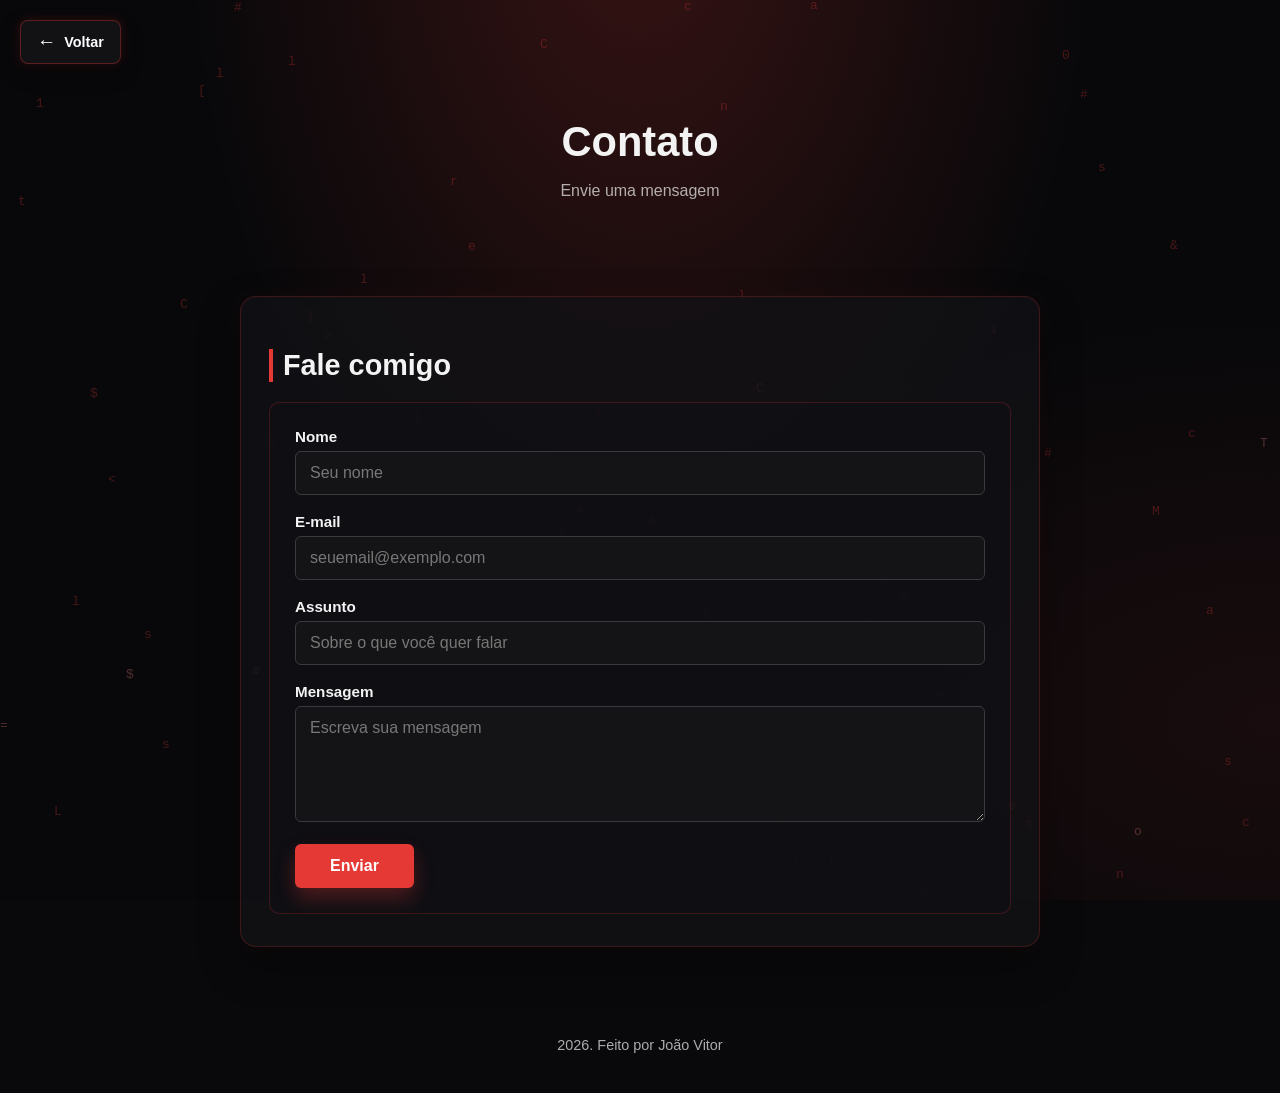
<file: formulario.html>
<!DOCTYPE html>
<html lang="pt-BR">
<head>
  <meta charset="UTF-8" />
  <meta name="viewport" content="width=device-width, initial-scale=1.0" />
  <title>Contato | João Vitor</title>
  <link rel="stylesheet" href="css/style.css">
  <link rel="stylesheet" href="css/formulario.css">
</head>
<body class="interna">

<div class="scroll-progress"></div>
<canvas id="code-rain"></canvas>
<div class="float-icons"></div>

<a href="index.html" class="btn-voltar" aria-label="Voltar para a tela inicial">
  <span class="seta">&larr;</span> Voltar
</a>

<header>
  <h1>Contato</h1>
  <p>Envie uma mensagem</p>
</header>

<section class="painel reveal" data-tilt>
  <h2>Fale comigo</h2>

  <form class="form-contato" method="get">

    <div class="campo">
      <label for="nome">Nome</label>
      <input type="text" id="nome" name="nome" placeholder="Seu nome">
    </div>

    <div class="campo">
      <label for="email">E-mail</label>
      <input type="text" id="email" name="email" placeholder="seuemail@exemplo.com">
    </div>

    <div class="campo">
      <label for="assunto">Assunto</label>
      <input type="text" id="assunto" name="assunto" placeholder="Sobre o que você quer falar">
    </div>

    <div class="campo">
      <label for="mensagem">Mensagem</label>
      <textarea id="mensagem" name="mensagem" rows="5"
                placeholder="Escreva sua mensagem"></textarea>
    </div>

    <button type="submit">Enviar</button>

  </form>
</section>

<footer>
  2026. Feito por João Vitor
</footer>

<script src="js/animacoes.js"></script>
<script>
  document.getElementById('email').addEventListener('input', function () {
    this.value = this.value.replace(/\s+/g, '').toLowerCase();
  });
</script>

</body>
</html>
</file>
<file: css/style.css>
* {
  -webkit-box-sizing: border-box;
  box-sizing: border-box;
}

html {
  scroll-behavior: smooth;
  -webkit-text-size-adjust: 100%;
  text-size-adjust: 100%;
  overflow-x: hidden;
}

body {
  margin: 0;
  font-family: Arial, Helvetica, sans-serif;
  background: #09090b;
  color: #f3f3f3;
  min-height: 100vh;
  min-height: 100dvh;
  overflow-x: hidden;
  -webkit-font-smoothing: antialiased;
}

body::before {
  content: "";
  position: fixed;
  inset: 0;
  z-index: -2;
  background:
    radial-gradient(ellipse at 50% -10%, rgba(229, 57, 53, 0.22), transparent 50%),
    radial-gradient(ellipse at 100% 80%, rgba(229, 57, 53, 0.08), transparent 40%),
    #09090b;
  pointer-events: none;
  transition: filter 0.8s ease, opacity 0.8s ease;
}

body.zona-dark {
  background: #050306;
}

body.zona-dark::before {
  filter: blur(18px) saturate(0.7);
  opacity: 0.55;
  background:
    radial-gradient(ellipse at 30% 40%, rgba(90, 8, 12, 0.45), transparent 55%),
    radial-gradient(ellipse at 80% 80%, rgba(40, 0, 0, 0.5), transparent 50%),
    #050306;
}

.dark-fog {
  position: fixed;
  inset: 0;
  z-index: 0;
  pointer-events: none;
  opacity: 0;
  background: rgba(5, 3, 6, 0.35);
  -webkit-backdrop-filter: blur(0px);
  backdrop-filter: blur(0px);
}

body.zona-dark .dark-fog {
  opacity: 1;
  background: rgba(5, 3, 6, 0.55);
  -webkit-backdrop-filter: blur(10px);
  backdrop-filter: blur(10px);
}

.orbs {
  position: fixed;
  inset: 0;
  z-index: 0;
  pointer-events: none;
  opacity: 0;
  transition: opacity 0.9s ease;
}

body.zona-dark .orbs { opacity: 1; }

.orbs span {
  position: absolute;
  border-radius: 50%;
  background: radial-gradient(circle, rgba(229, 57, 53, 0.35), transparent 70%);
  filter: blur(18px);
  animation: orbMove 16s ease-in-out infinite;
}

.orbs span:nth-child(1) { width: 280px; height: 280px; top: 10%; left: 8%; }
.orbs span:nth-child(2) { width: 360px; height: 360px; top: 50%; right: 5%; animation-duration: 22s; }
.orbs span:nth-child(3) { width: 200px; height: 200px; bottom: 8%; left: 30%; animation-duration: 18s; }
.orbs span:nth-child(4) { width: 240px; height: 240px; top: 30%; left: 55%; animation-duration: 26s; }

@keyframes orbMove {
  0%, 100% { transform: translate(0, 0) scale(1); opacity: 0.45; }
  50% { transform: translate(40px, -30px) scale(1.15); opacity: 0.8; }
}

body.zona-dark #code-rain {
  filter: blur(7px);
  opacity: 0.16;
}

body.zona-dark .code-windows {
  filter: blur(12px);
  opacity: 0.22;
}

body.zona-dark .float-icons { opacity: 0.28; }

.fade-cinza {
  position: fixed;
  inset: 0;
  z-index: 1;
  pointer-events: none;
  background: #141416;
  opacity: 0;
}

.pagina-andamento {
  min-height: 100vh;
  background: #121214;
  display: flex;
  align-items: center;
  justify-content: center;
}

.pagina-andamento::before {
  display: none;
}

.andamento-box {
  text-align: center;
  padding: 40px 24px;
  max-width: 820px;
}

.andamento-box h1 {
  margin: 0 0 16px;
  font-size: clamp(2rem, 6vw, 3.4rem);
  line-height: 1.15;
}

.andamento-box p {
  margin: 0;
  font-size: 1.1rem;
  opacity: 0.7;
}

#intro {
  position: fixed;
  inset: 0;
  z-index: 9999;
  background: #09090b;
  display: flex;
  align-items: center;
  justify-content: center;
  text-align: center;
}

#intro::before {
  content: "";
  position: absolute;
  width: 480px;
  height: 480px;
  border-radius: 50%;
  background: radial-gradient(circle, rgba(229, 57, 53, 0.28), transparent 65%);
  filter: blur(10px);
  animation: introGlow 2.8s ease-in-out infinite alternate;
}

@keyframes introGlow {
  from { transform: scale(0.9); opacity: 0.6; }
  to { transform: scale(1.15); opacity: 1; }
}

.intro-inner { position: relative; padding: 20px; }

.intro-hello {
  font-size: clamp(2rem, 6vw, 4rem);
  font-weight: bold;
  margin: 0;
  min-height: 1.2em;
  color: #fff;
  letter-spacing: 1px;
}

.intro-hello.cursor::after {
  content: "|";
  color: #e53935;
  margin-left: 2px;
  animation: blink 0.7s step-end infinite;
}

@keyframes blink { 50% { opacity: 0; } }

.intro-nome,
.intro-cargo {
  opacity: 0;
  transform: translateY(18px);
  transition: opacity 0.7s ease, transform 0.7s cubic-bezier(0.22, 1, 0.36, 1);
}

.intro-nome {
  margin: 16px 0 8px;
  font-size: clamp(1.8rem, 5vw, 3rem);
  color: #e53935;
  text-shadow: 0 10px 30px rgba(229, 57, 53, 0.45);
}

.intro-cargo {
  margin: 0;
  font-size: 1.05rem;
  letter-spacing: 2px;
  text-transform: uppercase;
  color: #cfcfcf;
}

.intro-nome.show,
.intro-cargo.show {
  opacity: 1;
  transform: none;
}

.intro-skip {
  display: block;
  margin-top: 48px;
  font-size: 0.75rem;
  letter-spacing: 2px;
  text-transform: uppercase;
  opacity: 0.45;
}

#intro.sair {
  animation: introUp 0.85s cubic-bezier(0.65, 0, 0.35, 1) forwards;
}

@keyframes introUp {
  to { transform: translateY(-110%); opacity: 0; }
}

.scroll-progress {
  position: fixed;
  top: 0; left: 0;
  z-index: 2000;
  height: 3px;
  width: 100%;
  background: linear-gradient(90deg, #e53935, #ff8a80, #e53935);
  background-size: 200% 100%;
  transform: scaleX(0);
  transform-origin: left center;
  animation: progressShine 3s linear infinite;
  pointer-events: none;
}

@keyframes progressShine { to { background-position: 200% 0; } }

#code-rain {
  position: fixed;
  inset: 0;
  z-index: 0;
  pointer-events: none;
  opacity: 0.28;
  transition: filter 0.8s ease, opacity 0.8s ease;
}

.code-windows {
  position: fixed;
  inset: 0;
  z-index: 0;
  pointer-events: none;
  overflow: hidden;
  transition: filter 0.8s ease, opacity 0.8s ease;
}

.code-window {
  position: absolute;
  width: min(340px, 42vw);
  background: rgba(16, 16, 20, 0.72);
  border: 1px solid rgba(229, 57, 53, 0.25);
  border-radius: 10px;
  box-shadow: 0 20px 40px rgba(0, 0, 0, 0.45), 0 0 24px rgba(229, 57, 53, 0.12);
  overflow: hidden;
  opacity: 0.42;
}

.code-window.w1 { top: 12%; left: 4%; animation: floatY 11s ease-in-out infinite; }
.code-window.w2 { top: 55%; right: 5%; animation: floatY 13s ease-in-out infinite reverse; }
.code-window.w3 { top: 18%; right: 8%; animation: floatY 15s ease-in-out infinite; }
.code-window.w4 { bottom: 8%; left: 8%; animation: floatY 12s ease-in-out infinite reverse; }

@keyframes floatY {
  0%, 100% { transform: translateY(0); }
  50% { transform: translateY(-18px); }
}

.code-bar {
  display: flex;
  align-items: center;
  gap: 6px;
  padding: 8px 12px;
  background: #141416;
  color: #888;
  font-size: 0.72rem;
  border-bottom: 1px solid rgba(229, 57, 53, 0.2);
}

.code-bar span {
  width: 8px; height: 8px; border-radius: 50%;
}
.code-bar span:nth-child(1) { background: #e53935; }
.code-bar span:nth-child(2) { background: #ffb74d; }
.code-bar span:nth-child(3) { background: #66bb6a; }

.code-body {
  margin: 0;
  padding: 12px 14px 16px;
  font-family: Consolas, "Courier New", monospace;
  font-size: 0.72rem;
  line-height: 1.55;
  color: #ff8a80;
  min-height: 110px;
  white-space: pre-wrap;
}

.code-body::after {
  content: "▍";
  color: #e53935;
  animation: blink 0.9s step-end infinite;
}

.float-icons {
  position: fixed;
  inset: 0;
  z-index: 0;
  pointer-events: none;
  overflow: hidden;
  transition: opacity 0.8s ease;
}

.fi {
  position: absolute;
  left: -12%;
  display: inline-flex;
  align-items: center;
  gap: 8px;
  padding: 8px 14px;
  border-radius: 999px;
  background: rgba(20, 20, 24, 0.7);
  border: 1px solid rgba(229, 57, 53, 0.35);
  color: #fff;
  font-size: 0.78rem;
  font-weight: bold;
  box-shadow: 0 10px 22px rgba(0, 0, 0, 0.35), 0 0 16px rgba(229, 57, 53, 0.2);
  animation: drift var(--s, 22s) linear infinite;
  animation-delay: var(--d, 0s);
  top: var(--y, 20%);
  white-space: nowrap;
}

@keyframes drift {
  0% { transform: translateX(0) rotate(-6deg); opacity: 0; }
  8% { opacity: 0.85; }
  92% { opacity: 0.85; }
  100% { transform: translateX(130vw) rotate(8deg); opacity: 0; }
}

.hero {
  min-height: 100vh;
  min-height: 100dvh;
  z-index: 2;
  display: -webkit-flex;
  display: flex;
  -webkit-flex-direction: column;
  flex-direction: column;
  -webkit-align-items: center;
  align-items: center;
  -webkit-justify-content: center;
  justify-content: center;
  text-align: center;
  padding: 80px 20px 96px;
  position: relative;
  z-index: 2;
}

.hero-kicker {
  letter-spacing: 4px;
  text-transform: uppercase;
  font-size: 0.78rem;
  color: #e53935;
  margin: 0 0 10px;
}

.hero h1 {
  margin: 0 0 10px;
  font-size: clamp(2.4rem, 7vw, 4.2rem);
  line-height: 1.05;
  text-shadow: 0 12px 40px rgba(229, 57, 53, 0.35);
}

.hero-sub {
  margin: 0 0 18px;
  font-size: 1.05rem;
  letter-spacing: 1px;
  color: #d0d0d0;
}

.hero-brief {
  max-width: 560px;
  margin: 0 auto 28px;
  line-height: 1.7;
  color: #c8c8c8;
  font-size: 0.98rem;
}

.hero-kicker,
.hero h1,
.hero-sub,
.hero-brief,
.icon-row,
.scroll-hint {
  opacity: 0;
}

body.pronto .hero-kicker { animation: fadeUp 0.7s ease both; }
body.pronto .hero h1 { animation: fadeUp 0.8s ease 0.12s both, glowPulse 3s ease-in-out 1s infinite alternate; }
body.pronto .hero-sub { animation: fadeUp 0.8s ease 0.24s both; }
body.pronto .hero-brief { animation: fadeUp 0.8s ease 0.36s both; }
body.pronto .icon-row { animation: fadeUp 0.8s ease 0.5s both; }
body.pronto .scroll-hint { animation: fadeUp 0.8s ease 0.8s both; }

@keyframes fadeUp {
  from { opacity: 0; transform: translateY(22px); }
  to { opacity: 1; transform: translateY(0); }
}

@keyframes glowPulse {
  from { text-shadow: 0 12px 40px rgba(229, 57, 53, 0.2); }
  to { text-shadow: 0 12px 40px rgba(229, 57, 53, 0.55), 0 0 28px rgba(229, 57, 53, 0.35); }
}

.scroll-hint {
  position: absolute;
  bottom: 28px;
  left: 0;
  right: 0;
  width: 100%;
  transform: none;
  color: #fff;
  text-decoration: none;
  font-size: 0.75rem;
  letter-spacing: 1.5px;
  text-transform: uppercase;
  display: flex;
  flex-direction: column;
  align-items: center;
  justify-content: center;
  gap: 8px;
  text-align: center;
  opacity: 0.8;
}

.scroll-hint .chevron {
  width: 16px; height: 16px;
  border-right: 2px solid #e53935;
  border-bottom: 2px solid #e53935;
  transform: rotate(45deg);
  animation: bounce 1.6s infinite;
}

@keyframes bounce {
  0%, 100% { transform: rotate(45deg) translate(0, 0); opacity: 0.4; }
  50% { transform: rotate(45deg) translate(4px, 4px); opacity: 1; }
}

.icon-row {
  display: flex;
  flex-wrap: wrap;
  justify-content: center;
  gap: 16px;
  perspective: 900px;
}

.icon-3d {
  text-decoration: none;
  color: #fff;
  transform-style: preserve-3d;
  cursor: pointer;
}

.icon-3d-inner {
  display: flex;
  flex-direction: column;
  align-items: center;
  gap: 8px;
  width: 92px;
  padding: 16px 10px 12px;
  background: linear-gradient(180deg, #1a1a1f, #121214);
  border: 1px solid rgba(229, 57, 53, 0.35);
  border-radius: 16px;
  box-shadow:
    0 14px 28px rgba(0, 0, 0, 0.45),
    0 0 0 1px rgba(255, 255, 255, 0.03) inset,
    0 8px 18px rgba(229, 57, 53, 0.18);
  transition: transform 0.2s ease, box-shadow 0.2s ease, border-color 0.2s ease;
}

.icon-3d svg {
  width: 34px;
  height: 34px;
  filter: drop-shadow(0 8px 10px rgba(229, 57, 53, 0.55));
}

.icon-3d-inner span {
  font-size: 0.72rem;
  font-weight: bold;
  letter-spacing: 0.4px;
}

.icon-3d:hover .icon-3d-inner {
  border-color: #e53935;
  box-shadow:
    0 22px 36px rgba(0, 0, 0, 0.5),
    0 0 24px rgba(229, 57, 53, 0.35);
}

header {
  padding: 90px 30px 30px;
  text-align: center;
  position: relative;
  z-index: 1;
}

header h1 {
  margin-bottom: 10px;
  font-size: 2.6rem;
}

header p { opacity: 0.7; }

body.interna header { animation: fadeUp 0.8s ease both; }

section {
  max-width: 800px;
  margin: 50px auto;
  padding: 0 20px;
  position: relative;
  z-index: 2;
}

h2 {
  border-left: 4px solid #e53935;
  padding-left: 10px;
  font-size: 1.8rem;
  margin-bottom: 20px;
}

.painel {
  position: relative;
  background: rgba(18, 18, 22, 0.78);
  border: 1px solid rgba(229, 57, 53, 0.22);
  border-radius: 16px;
  padding: 28px 28px 32px;
  box-shadow: 0 18px 40px rgba(0, 0, 0, 0.35), 0 0 20px rgba(229, 57, 53, 0.06);
  transform-style: preserve-3d;
}

body.zona-dark .painel {
  background: rgba(10, 8, 12, 0.72);
  border-color: rgba(229, 57, 53, 0.18);
}

.painel p { line-height: 1.7; opacity: 0.92; }

.btn-voltar {
  position: fixed;
  top: 20px; left: 20px;
  z-index: 1000;
  display: inline-flex;
  align-items: center;
  gap: 8px;
  background: rgba(20, 20, 24, 0.86);
  color: #fff;
  padding: 10px 16px;
  border-radius: 8px;
  font-size: 0.9rem;
  font-weight: bold;
  text-decoration: none;
  box-shadow: 0 8px 20px rgba(0, 0, 0, 0.4), 0 0 12px rgba(229, 57, 53, 0.2);
  border: 1px solid rgba(229, 57, 53, 0.35);
  transition: 0.25s ease;
}

.btn-voltar .seta { font-size: 1.2rem; transition: transform 0.25s ease; }
.btn-voltar:hover {
  background: #e53935;
  transform: translateY(-3px);
}
.btn-voltar:hover .seta { transform: translateX(-4px); }

.skills span {
  display: inline-block;
  background: #1b1b20;
  padding: 10px 15px;
  margin: 5px;
  border-radius: 8px;
  font-size: 0.9rem;
  cursor: pointer;
  border: 1px solid rgba(229, 57, 53, 0.25);
  box-shadow: 0 8px 16px rgba(0, 0, 0, 0.25);
  opacity: 0;
  transform: translateY(10px);
  transition: background 0.25s ease, transform 0.25s ease, box-shadow 0.25s ease, opacity 0.45s ease;
}

.painel.visivel .skills span { opacity: 1; transform: none; }
.painel.visivel .skills span:nth-child(1) { transition-delay: 0.05s; }
.painel.visivel .skills span:nth-child(2) { transition-delay: 0.10s; }
.painel.visivel .skills span:nth-child(3) { transition-delay: 0.15s; }
.painel.visivel .skills span:nth-child(4) { transition-delay: 0.20s; }
.painel.visivel .skills span:nth-child(5) { transition-delay: 0.25s; }
.painel.visivel .skills span:nth-child(6) { transition-delay: 0.30s; }
.painel.visivel .skills span:nth-child(7) { transition-delay: 0.35s; }
.painel.visivel .skills span:nth-child(8) { transition-delay: 0.40s; }
.painel.visivel .skills span:nth-child(9) { transition-delay: 0.45s; }

.skills span:hover {
  background: #e53935;
  transform: translateY(-3px) scale(1.06);
  box-shadow: 0 10px 22px rgba(229, 57, 53, 0.35);
  transition-delay: 0s;
}

.tech-grupos { display: grid; gap: 22px; }
.tech-grupo h3 {
  margin: 0 0 10px;
  font-size: 1rem;
  letter-spacing: 1px;
  text-transform: uppercase;
  color: #e53935;
}

.links-contatos {
  color: white;
  display: inline-block;
  background: #1b1b20;
  padding: 10px 15px;
  margin: 5px;
  border-radius: 8px;
  font-size: 0.9rem;
  text-decoration: none;
  border: 1px solid rgba(229, 57, 53, 0.3);
  transition: 0.25s ease;
}
.links-contatos:hover {
  background: #e53935;
  transform: translateY(-3px);
  box-shadow: 0 0 16px rgba(229, 57, 53, 0.4);
}

.tech-tape {
  position: relative;
  z-index: 2;
  width: 100%;
  margin: 0;
  padding: 6px 0 28px;
  display: flex;
  flex-direction: column;
  gap: 12px;
  max-width: none;
}

.marquee { overflow: hidden; width: 100%; }

.marquee-track {
  display: flex;
  width: max-content;
  gap: 12px;
  animation: marquee 28s linear infinite;
  will-change: transform;
}

.marquee-b .marquee-track {
  animation-duration: 34s;
  animation-direction: reverse;
}

@keyframes marquee {
  from { transform: translateX(0); }
  to { transform: translateX(-50%); }
}

.tech-chip {
  display: inline-flex;
  align-items: center;
  gap: 8px;
  background: #16161a;
  border: 1px solid rgba(229, 57, 53, 0.28);
  padding: 8px 14px 8px 8px;
  border-radius: 999px;
  font-size: 0.88rem;
  white-space: nowrap;
  box-shadow: 0 8px 16px rgba(0, 0, 0, 0.3), 0 0 10px rgba(229, 57, 53, 0.12);
}

.logo {
  width: 26px; height: 26px;
  border-radius: 7px;
  display: inline-flex;
  align-items: center;
  justify-content: center;
  font-size: 0.62rem;
  color: #fff;
  box-shadow: 0 6px 12px rgba(0, 0, 0, 0.35);
}

.logo.html { background: #e44d26; }
.logo.css { background: #264de4; }
.logo.js { background: #f7df1e; color: #222; }
.logo.ts { background: #3178c6; }
.logo.cs { background: #68217a; }
.logo.java { background: #e53935; }
.logo.sql { background: #00758f; }
.logo.spring { background: #6db33f; }
.logo.node { background: #3c873a; }
.logo.py { background: #3776ab; }
.logo.git { background: #f05032; }
.logo.gh { background: #24292e; }
.logo.ai { background: #e53935; }
.logo.el { background: #47848f; }

.projetos-wrap {
  max-width: 1120px;
}

.projetos-showcase {
  position: relative;
  background: rgba(16, 16, 20, 0.88);
  border: 1px solid rgba(229, 57, 53, 0.28);
  border-radius: 22px;
  overflow: hidden;
  box-shadow: 0 24px 60px rgba(0, 0, 0, 0.45), 0 0 40px rgba(229, 57, 53, 0.08);
}

.projetos-showcase h2 {
  margin: 22px 28px 0;
  font-size: 0.95rem;
  letter-spacing: 2px;
  text-transform: uppercase;
}

.projetos-stage {
  display: grid;
  grid-template-columns: 1.05fr 0.95fr 220px;
  min-height: 390px;
  position: relative;
}

.projetos-visual {
  position: relative;
  display: flex;
  align-items: center;
  justify-content: center;
  background:
    radial-gradient(circle at 40% 50%, rgba(229, 57, 53, 0.22), transparent 55%),
    #0b0b0e;
  clip-path: polygon(0 0, 88% 0, 100% 12%, 92% 28%, 100% 46%, 90% 62%, 100% 80%, 93% 100%, 0 100%);
}

.stack {
  position: relative;
  width: 250px;
  height: 270px;
  perspective: 900px;
}

.stack-card {
  position: absolute;
  inset: 0;
  border-radius: 18px;
}

.stack-card.back {
  background: #e53935;
  transform: rotate(-16deg) translate(-14px, 16px);
  opacity: 0.75;
  box-shadow: 0 0 40px rgba(229, 57, 53, 0.45);
}

.stack-card.mid {
  background: #1a1a20;
  border: 1px solid rgba(229, 57, 53, 0.3);
  transform: rotate(-8deg) translate(-6px, 8px);
}

.stack-card.front {
  background: #141418;
  border: 1px solid rgba(229, 57, 53, 0.45);
  padding: 22px 20px;
  box-sizing: border-box;
  transform: rotate(-3deg);
  box-shadow: 0 18px 40px rgba(0, 0, 0, 0.5), 0 0 28px rgba(229, 57, 53, 0.28);
  display: flex;
  flex-direction: column;
  gap: 8px;
}

.stack-card.front.sai {
  animation: stackSai 0.38s ease forwards;
}

.stack-card.front.entra {
  animation: stackEntra 0.65s cubic-bezier(0.22, 1, 0.36, 1) forwards;
}

@keyframes stackSai {
  to { opacity: 0; transform: rotate(-18deg) translateX(-80px) scale(0.9); }
}

@keyframes stackEntra {
  from { opacity: 0; transform: rotate(12deg) translateX(70px) scale(0.92); }
  to { opacity: 1; transform: rotate(-3deg) translateX(0) scale(1); }
}

.stack-cover,
.peek-cover {
  width: 42px;
  height: 42px;
  border-radius: 12px;
  display: flex;
  align-items: center;
  justify-content: center;
  font-weight: bold;
  font-size: 1.2rem;
  box-shadow: 0 10px 18px rgba(0, 0, 0, 0.35);
}

.stack-cover.c1, .peek-cover.c1 { background: linear-gradient(135deg, #e53935, #8e24aa); }
.stack-cover.c2, .peek-cover.c2 { background: linear-gradient(135deg, #e53935, #1e88e5); }
.stack-cover.c3, .peek-cover.c3 { background: linear-gradient(135deg, #c62828, #43a047); }
.stack-cover.c4, .peek-cover.c4 { background: linear-gradient(135deg, #e53935, #fb8c00); }
.stack-cover.c-mist, .peek-cover.c-mist { background: linear-gradient(135deg, #8e24aa, #7e57c2); }
.stack-cover.c-med, .peek-cover.c-med { background: linear-gradient(135deg, #00897b, #004d40); }
.stack-cover.c-bank, .peek-cover.c-bank { background: linear-gradient(135deg, #c9a227, #1a237e); }

.projetos-showcase.tema-mist .projetos-visual {
  background: linear-gradient(160deg, #6b3fa0 0%, #4a3270 36%, #6e6e78 72%, #b8b8c0 100%);
}

.projetos-showcase.tema-mist .stack-card.back {
  background: linear-gradient(135deg, #8e24aa, #5e35b1);
  box-shadow: 0 0 44px rgba(142, 36, 170, 0.55);
}

.projetos-showcase.tema-mist .proj-timer i {
  background: linear-gradient(90deg, #8e24aa, #b0b0b8);
}

.projetos-showcase.tema-mist .proj-btn {
  border-color: #b388ff;
}

.projetos-showcase.tema-mist .proj-btn:hover {
  background: #7b4fb8;
  box-shadow: 0 0 22px rgba(123, 79, 184, 0.45);
}

.projetos-showcase.tema-mist .peek-btn {
  background: #7b4fb8;
}

.projetos-showcase.tema-red .projetos-visual {
  background:
    radial-gradient(circle at 40% 50%, rgba(229, 57, 53, 0.22), transparent 55%),
    #0b0b0e;
}

.projetos-showcase.tema-medclin .projetos-visual {
  background: linear-gradient(160deg, #064e4a 0%, #0d7377 42%, #4a6b6e 78%, #9aa7a8 100%);
}

.projetos-showcase.tema-medclin .stack-card.back {
  background: linear-gradient(135deg, #00897b, #004d40);
  box-shadow: 0 0 44px rgba(0, 137, 123, 0.5);
}

.projetos-showcase.tema-medclin .proj-timer i {
  background: linear-gradient(90deg, #26a69a, #b0bec5);
}

.projetos-showcase.tema-medclin .proj-btn { border-color: #4db6ac; }
.projetos-showcase.tema-medclin .proj-btn:hover { background: #00897b; }
.projetos-showcase.tema-medclin .peek-btn { background: #00897b; }

.projetos-showcase.tema-nexbank .projetos-visual {
  background: linear-gradient(160deg, #0d1333 0%, #1a237e 38%, #4a4e63 72%, #c5b358 100%);
}

.projetos-showcase.tema-nexbank .stack-card.back {
  background: linear-gradient(135deg, #c9a227, #1a237e);
  box-shadow: 0 0 44px rgba(201, 162, 39, 0.45);
}

.projetos-showcase.tema-nexbank .proj-timer i {
  background: linear-gradient(90deg, #c9a227, #1a237e);
}

.projetos-showcase.tema-nexbank .proj-btn { border-color: #c9a227; }
.projetos-showcase.tema-nexbank .proj-btn:hover { background: #c9a227; color: #111; }
.projetos-showcase.tema-nexbank .peek-btn { background: #c9a227; color: #111; }

.stack-card.front h3 {
  margin: 6px 0 0;
  font-size: 1.05rem;
}

.stack-card.front p {
  margin: 0;
  font-size: 0.82rem;
  opacity: 0.8;
  line-height: 1.45;
}

.stack-tags,
.proj-tags,
.peek-tags {
  display: flex;
  flex-wrap: wrap;
  gap: 6px;
}

.stack-tags span,
.proj-tags span,
.peek-tags span {
  font-size: 0.7rem;
  background: rgba(229, 57, 53, 0.12);
  border: 1px solid rgba(229, 57, 53, 0.28);
  padding: 4px 9px;
  border-radius: 999px;
}

.projetos-info {
  padding: 48px 28px 40px 18px;
  display: flex;
  flex-direction: column;
  justify-content: center;
  gap: 14px;
}

.projetos-info.sai { animation: infoSai 0.35s ease forwards; }
.projetos-info.entra { animation: infoEntra 0.6s ease forwards; }

@keyframes infoSai {
  to { opacity: 0; transform: translateX(24px); }
}

@keyframes infoEntra {
  from { opacity: 0; transform: translateX(-24px); }
  to { opacity: 1; transform: none; }
}

.projetos-info h3 {
  margin: 0;
  font-size: 2rem;
  line-height: 1.15;
}

.projetos-info p {
  margin: 0;
  opacity: 0.85;
  line-height: 1.6;
}

.proj-btn {
  display: -webkit-inline-flex;
  display: inline-flex;
  -webkit-align-items: center;
  align-items: center;
  -webkit-justify-content: center;
  justify-content: center;
  width: auto;
  margin-top: 8px;
  background: transparent;
  color: #fff;
  border: 1px solid #e53935;
  border-radius: 10px;
  padding: 10px 18px;
  text-decoration: none;
  font-weight: bold;
  box-shadow: 0 0 16px rgba(229, 57, 53, 0.2);
  transition: 0.25s ease;
}

.proj-btn:hover {
  background: #e53935;
  box-shadow: 0 0 22px rgba(229, 57, 53, 0.45);
}

.projetos-next {
  position: absolute;
  right: 210px;
  top: 50%;
  transform: translateY(-50%);
  width: 54px;
  height: 54px;
  border: 1px solid rgba(255, 255, 255, 0.14);
  background: rgba(255, 255, 255, 0.06);
  border-radius: 14px;
  cursor: pointer;
  z-index: 3;
}

.projetos-next span {
  display: block;
  width: 12px;
  height: 12px;
  margin: 0 auto;
  border-right: 2px solid #fff;
  border-bottom: 2px solid #fff;
  transform: rotate(-45deg);
}

.projetos-next:hover {
  background: rgba(229, 57, 53, 0.35);
  border-color: #e53935;
}

.projetos-peek {
  background: rgba(18, 18, 22, 0.95);
  border-left: 1px solid rgba(229, 57, 53, 0.2);
  padding: 28px 18px;
  display: flex;
  flex-direction: column;
  gap: 8px;
  cursor: pointer;
}

.projetos-peek.sai { opacity: 0.4; }
.projetos-peek.entra { animation: infoEntra 0.6s ease; }

.projetos-peek strong { font-size: 1.05rem; }
.projetos-peek p {
  margin: 0;
  font-size: 0.82rem;
  opacity: 0.75;
  line-height: 1.4;
}

.peek-btn {
  margin-top: auto;
  display: inline-flex;
  align-items: center;
  justify-content: center;
  background: #e53935;
  color: #fff;
  border-radius: 10px;
  padding: 10px 12px;
  font-size: 0.85rem;
  font-weight: bold;
}

.proj-timer {
  height: 3px;
  background: rgba(255, 255, 255, 0.06);
}

.proj-timer i {
  display: block;
  height: 100%;
  width: 100%;
  background: linear-gradient(90deg, #e53935, #ff8a80);
  transform-origin: left center;
  animation: projFill 20s linear forwards;
}

@keyframes projFill {
  from { transform: scaleX(0); }
  to { transform: scaleX(1); }
}

.linha-tempo {
  list-style: none;
  padding: 0;
  margin: 0;
}

.linha-tempo li {
  background: rgba(20, 20, 24, 0.8);
  border: 1px solid rgba(229, 57, 53, 0.2);
  border-left: 3px solid #e53935;
  border-radius: 10px;
  padding: 16px 18px;
  margin-bottom: 12px;
}

.linha-tempo li strong { display: block; font-size: 1.05rem; }
.linha-tempo li span {
  display: block;
  color: #e53935;
  font-size: 0.85rem;
  font-weight: bold;
  margin: 4px 0 6px;
}
.linha-tempo li p { margin: 0; opacity: 0.85; }

.passos {
  display: grid;
  grid-template-columns: repeat(3, 1fr);
  gap: 14px;
}

.passos article {
  background: rgba(20, 20, 24, 0.8);
  border: 1px solid rgba(229, 57, 53, 0.2);
  border-radius: 12px;
  padding: 16px;
}

.passos b {
  color: #e53935;
  font-size: 1.2rem;
}

.passos h3 { margin: 8px 0 6px; font-size: 1rem; }
.passos p { margin: 0; font-size: 0.9rem; opacity: 0.85; }

.cta { text-align: left; }

footer {
  text-align: center;
  padding: 40px;
  opacity: 0.7;
  font-size: 0.9rem;
  position: relative;
  z-index: 2;
}

.languages {
  margin-top: 10px;
  display: flex;
  gap: 60px;
  flex-wrap: wrap;
  justify-content: center;
}
.language { text-align: center; }
.language .label,
.language .status { display: block; font-size: 1rem; font-weight: bold; margin-top: 10px; }
.language .status { font-size: 0.9rem; color: #e53935; }

.circulo {
  --p: 0%;
  width: 120px; height: 120px;
  border-radius: 50%;
  margin: 0 auto;
  display: flex; align-items: center; justify-content: center;
  box-shadow: 0 12px 24px rgba(0, 0, 0, 0.4);
}
.circulo span {
  width: 84px; height: 84px;
  background: #121214;
  border-radius: 50%;
  display: flex; align-items: center; justify-content: center;
  font-weight: bold;
}
.circulo.pt { background: conic-gradient(#e53935 var(--p), #2a2a2e 0); }
.circulo.en { background: conic-gradient(#ff8a80 var(--p), #2a2a2e 0); }

.reveal {
  opacity: 0;
  transform: translateY(48px) scale(0.98);
  transition: opacity 0.85s ease, transform 0.85s cubic-bezier(0.22, 1, 0.36, 1);
}
.reveal.visivel { opacity: 1; transform: none; }

img {
  max-width: 100%;
  height: auto;
}

@media (max-width: 1100px) {
  .projetos-wrap {
    max-width: 100%;
    padding: 0 16px;
  }
  .projetos-stage {
    grid-template-columns: 1fr 1fr;
  }
  .projetos-peek { display: none; }
  .projetos-next {
    right: 16px;
    top: auto;
    bottom: 18px;
    -webkit-transform: none;
    transform: none;
  }
}

@media (max-width: 900px) {
  .hero {
    padding: 72px 16px 88px;
  }
  .hero h1 { font-size: clamp(1.9rem, 8vw, 3rem); }
  .projetos-stage { grid-template-columns: 1fr; }
  .projetos-visual {
    min-height: 280px;
    -webkit-clip-path: none;
    clip-path: none;
  }
  .stack {
    width: 210px;
    height: 230px;
  }
  .projetos-info {
    padding: 24px 20px 72px;
  }
  .projetos-info h3 { font-size: 1.5rem; }
  .passos { grid-template-columns: 1fr; }
  .code-window.w3,
  .code-window.w4 { display: none; }
  #intro::before {
    width: 70vw;
    height: 70vw;
  }
}

@media (max-width: 700px) {
  .code-windows,
  .float-icons,
  .orbs { display: none; }
  .icon-3d-inner {
    width: 76px;
    padding: 12px 8px 10px;
  }
  .icon-row { gap: 10px; }
  section {
    margin: 28px auto;
    padding: 0 14px;
  }
  .painel { padding: 20px 16px 22px; }
  h2 { font-size: 1.4rem; }
}

@media (max-width: 600px) {
  .btn-voltar {
    top: 12px;
    left: 12px;
    padding: 8px 12px;
    font-size: 0.85rem;
  }
  header { padding: 80px 16px 20px; }
  header h1 { font-size: 1.6rem; }
  .languages { gap: 28px; }
  .projetos-showcase h2 { margin: 16px 16px 0; }
  .projetos-info h3 { font-size: 1.28rem; }
  .scroll-hint { bottom: 16px; font-size: 0.68rem; }
  .andamento-box h1 { font-size: 1.7rem; }
  .hero-brief { font-size: 0.92rem; padding: 0 6px; }
  .tech-chip { font-size: 0.8rem; padding: 6px 10px 6px 6px; }
  .logo { width: 22px; height: 22px; font-size: 0.55rem; }
}

@media (max-width: 420px) {
  .icon-3d-inner { width: 68px; }
  .icon-3d svg { width: 28px; height: 28px; }
  .icon-3d-inner span { font-size: 0.64rem; }
}

@media (prefers-reduced-motion: reduce) {
  html { scroll-behavior: auto; }
  .hero-kicker, .hero h1, .hero-sub, .hero-brief, .icon-row, .scroll-hint,
  .marquee-track, .fi, .code-window, #intro::before, .orbs span, .proj-timer i { animation: none !important; }
  .reveal, .skills span { opacity: 1 !important; transform: none !important; }
}
</file>
<file: css/curriculo.css>
h2 {
  border-left: none;
  border-bottom: 3px solid #e53935;
  padding-left: 0;
  padding-bottom: 8px;
}

.cv-hero {
  padding-top: 100px;
}

.cv-foto-wrap {
  position: relative;
  width: 220px;
  height: 220px;
  margin: 0 auto 18px;
  perspective: 800px;
}

.cv-anel {
  position: absolute;
  inset: -8px;
  border-radius: 50%;
  border: 2px dashed rgba(229, 57, 53, 0.45);
  animation: spin 14s linear infinite;
}

.curriculo-foto {
  width: 200px;
  margin: 10px auto 0;
  position: relative;
  z-index: 1;
}

.curriculo-foto img {
  width: 200px;
  height: 200px;
  object-fit: cover;
  border-radius: 50%;
  display: block;
  margin: 0 auto;
  border: 4px solid #e53935;
  box-shadow: 0 16px 40px rgba(229, 57, 53, 0.35);
  transition: transform 0.4s ease, box-shadow 0.4s ease;
  animation: fotoIn 0.9s ease both;
}

.curriculo-foto img:hover {
  transform: scale(1.06) rotateY(8deg);
  box-shadow: 0 0 28px rgba(229, 57, 53, 0.55);
}

@keyframes fotoIn {
  from { opacity: 0; transform: scale(0.82); }
  to { opacity: 1; transform: scale(1); }
}

@keyframes spin {
  to { transform: rotate(360deg); }
}

.cv-social {
  display: flex;
  justify-content: center;
  flex-wrap: wrap;
  gap: 14px;
  margin-top: 22px;
  perspective: 900px;
}

.cv-social-fim {
  position: relative;
  z-index: 1;
  margin: 10px auto 30px;
  max-width: 800px;
}

.curriculo-dados {
  list-style: none;
  padding: 0;
  margin: 0;
  display: grid;
  grid-template-columns: 1fr 1fr;
  gap: 12px;
  perspective: 900px;
}

.curriculo-dados li {
  background: linear-gradient(180deg, rgba(28, 28, 34, 0.95), rgba(16, 16, 20, 0.95));
  border: 1px solid rgba(229, 57, 53, 0.22);
  border-radius: 12px;
  padding: 14px 14px 14px 16px;
  line-height: 1.5;
  transform-style: preserve-3d;
  box-shadow: 0 12px 24px rgba(0, 0, 0, 0.28);
  transition: transform 0.3s ease, border-color 0.3s ease, box-shadow 0.3s ease;
}

.curriculo-dados li:hover {
  border-color: rgba(229, 57, 53, 0.55);
  box-shadow: 0 16px 32px rgba(229, 57, 53, 0.18);
}

.curriculo-dados span {
  display: block;
  color: #e53935;
  font-size: 0.72rem;
  text-transform: uppercase;
  letter-spacing: 0.6px;
  margin-bottom: 3px;
}

.dado-icone {
  width: 28px;
  height: 28px;
  display: flex;
  align-items: center;
  justify-content: center;
  margin-bottom: 8px;
  color: #e53935;
  filter: drop-shadow(0 6px 8px rgba(229, 57, 53, 0.45));
}

.dado-icone svg { width: 22px; height: 22px; }

.curriculo-lista {
  list-style: none;
  padding: 0;
  margin: 0;
}

.curriculo-lista li {
  background: linear-gradient(180deg, rgba(28, 28, 34, 0.95), rgba(16, 16, 20, 0.95));
  border: 1px solid rgba(229, 57, 53, 0.22);
  border-top: 3px solid #e53935;
  border-radius: 12px;
  padding: 16px 20px;
  margin-bottom: 12px;
  transform-style: preserve-3d;
  box-shadow: 0 12px 24px rgba(0, 0, 0, 0.25);
  transition: transform 0.3s ease, box-shadow 0.3s ease;
}

.curriculo-lista li:hover {
  box-shadow: 0 18px 36px rgba(229, 57, 53, 0.16);
}

.curriculo-lista li strong { font-size: 1.05rem; }

.curriculo-lista li p {
  margin: 6px 0 0;
  opacity: 0.85;
  line-height: 1.5;
}

.curriculo-periodo {
  display: block;
  color: #e53935;
  font-size: 0.85rem;
  font-weight: bold;
  margin-top: 4px;
}

.auto-grid {
  display: grid;
  grid-template-columns: repeat(3, 1fr);
  gap: 14px;
  margin-top: 18px;
  perspective: 1000px;
}

.auto-card {
  background: linear-gradient(180deg, #1c1c22, #121214);
  border: 1px solid rgba(229, 57, 53, 0.22);
  border-radius: 14px;
  padding: 16px;
  transform-style: preserve-3d;
  box-shadow: 0 14px 28px rgba(0, 0, 0, 0.3);
  min-height: 160px;
}

.auto-card h3 { margin: 8px 0 6px; font-size: 1rem; }
.auto-card p { margin: 0; font-size: 0.86rem; opacity: 0.85; line-height: 1.45; }

.auto-ico {
  width: 42px;
  height: 42px;
  border-radius: 12px;
  box-shadow: 0 10px 18px rgba(0, 0, 0, 0.35);
  position: relative;
}

.auto-ico::after {
  content: "";
  position: absolute;
  inset: 10px;
  border: 2px solid #fff;
  border-radius: 4px;
  opacity: 0.9;
}

.i-clp { background: linear-gradient(135deg, #e53935, #8e24aa); }
.i-clp::after { border-radius: 2px; }
.i-sensor { background: linear-gradient(135deg, #00897b, #26c6da); }
.i-sensor::after { border-radius: 50%; inset: 12px; }
.i-ind { background: linear-gradient(135deg, #546e7a, #e53935); }
.i-ctrl { background: linear-gradient(135deg, #c62828, #ef6c00); }
.i-data { background: linear-gradient(135deg, #1e88e5, #3949ab); }
.i-ia { background: linear-gradient(135deg, #8e24aa, #e53935); }

.engrenagens {
  position: fixed;
  inset: 0;
  z-index: 0;
  pointer-events: none;
  opacity: 0.12;
}

.gear {
  position: absolute;
  border: 10px dotted rgba(229, 57, 53, 0.9);
  border-radius: 50%;
}

.g1 { width: 160px; height: 160px; top: 18%; right: 6%; animation: spin 18s linear infinite; }
.g2 { width: 110px; height: 110px; bottom: 16%; left: 8%; animation: spin 12s linear infinite reverse; }
.g3 { width: 80px; height: 80px; top: 55%; right: 18%; animation: spin 9s linear infinite; }

@media (max-width: 900px) {
  .auto-grid { grid-template-columns: 1fr 1fr; }
  .cv-hero { padding-top: 88px; }
  .curriculo-dados { gap: 10px; }
}

@media (max-width: 520px) {
  .curriculo-dados { grid-template-columns: 1fr; }
  .auto-grid { grid-template-columns: 1fr; }
  .cv-foto-wrap,
  .curriculo-foto,
  .curriculo-foto img {
    width: 160px;
    height: 160px;
  }
  .cv-foto-wrap { height: 176px; }
  .g1, .g2, .g3 { display: none; }
}
</file>
<file: css/formulario.css>
.form-contato {
  background: rgba(16, 16, 20, 0.55);
  border: 1px solid rgba(229, 57, 53, 0.22);
  border-radius: 10px;
  padding: 25px;
}

.campo {
  margin-bottom: 18px;
}

.campo label {
  display: block;
  font-weight: bold;
  margin-bottom: 6px;
  font-size: 0.95rem;
}

.campo input,
.campo textarea {
  width: 100%;
  box-sizing: border-box;
  background: #141416;
  border: 1px solid #3a3a40;
  border-radius: 6px;
  color: #fff;
  padding: 12px 14px;
  font-size: 1rem;
  font-family: Arial, sans-serif;
  transition: border-color 0.25s ease, box-shadow 0.25s ease, transform 0.25s ease;
}

.campo input::placeholder,
.campo textarea::placeholder {
  color: #777;
}

.campo input:focus,
.campo textarea:focus {
  outline: none;
  border-color: #e53935;
  box-shadow: 0 0 0 2px #e5393544;
  transform: translateY(-1px);
}

.campo textarea {
  resize: vertical;
  min-height: 110px;
}

.form-contato button {
  background: #e53935;
  color: #fff;
  border: none;
  border-radius: 6px;
  padding: 13px 35px;
  font-size: 1rem;
  font-weight: bold;
  cursor: pointer;
  transition: 0.25s ease;
  box-shadow: 0 10px 20px rgba(229, 57, 53, 0.3);
}

.form-contato button:hover {
  transform: translateY(-3px) scale(1.03);
  box-shadow: 0 0 16px #e5393588;
}

.form-contato button:active {
  transform: translateY(0) scale(0.98);
}

@media (max-width: 600px) {
  .form-contato {
    padding: 18px 14px;
  }
  .form-contato button {
    width: 100%;
  }
}
</file>
